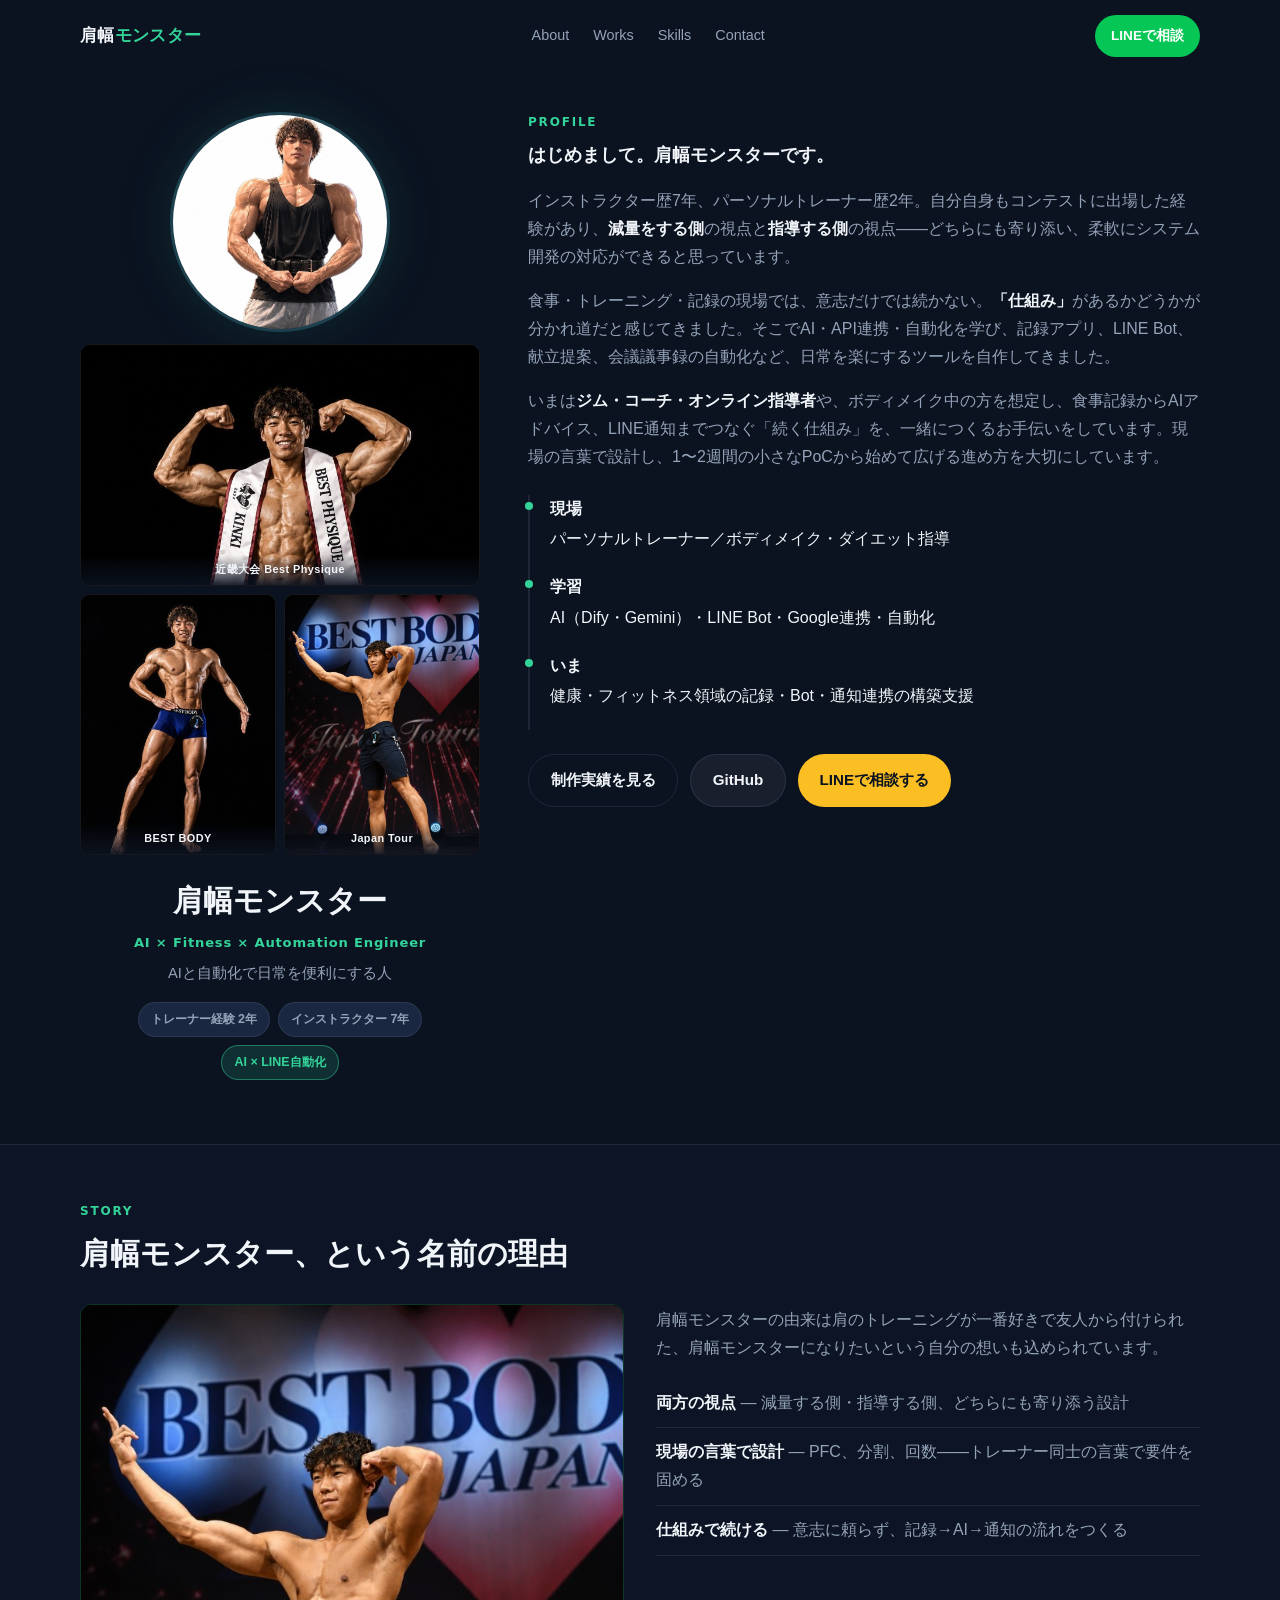
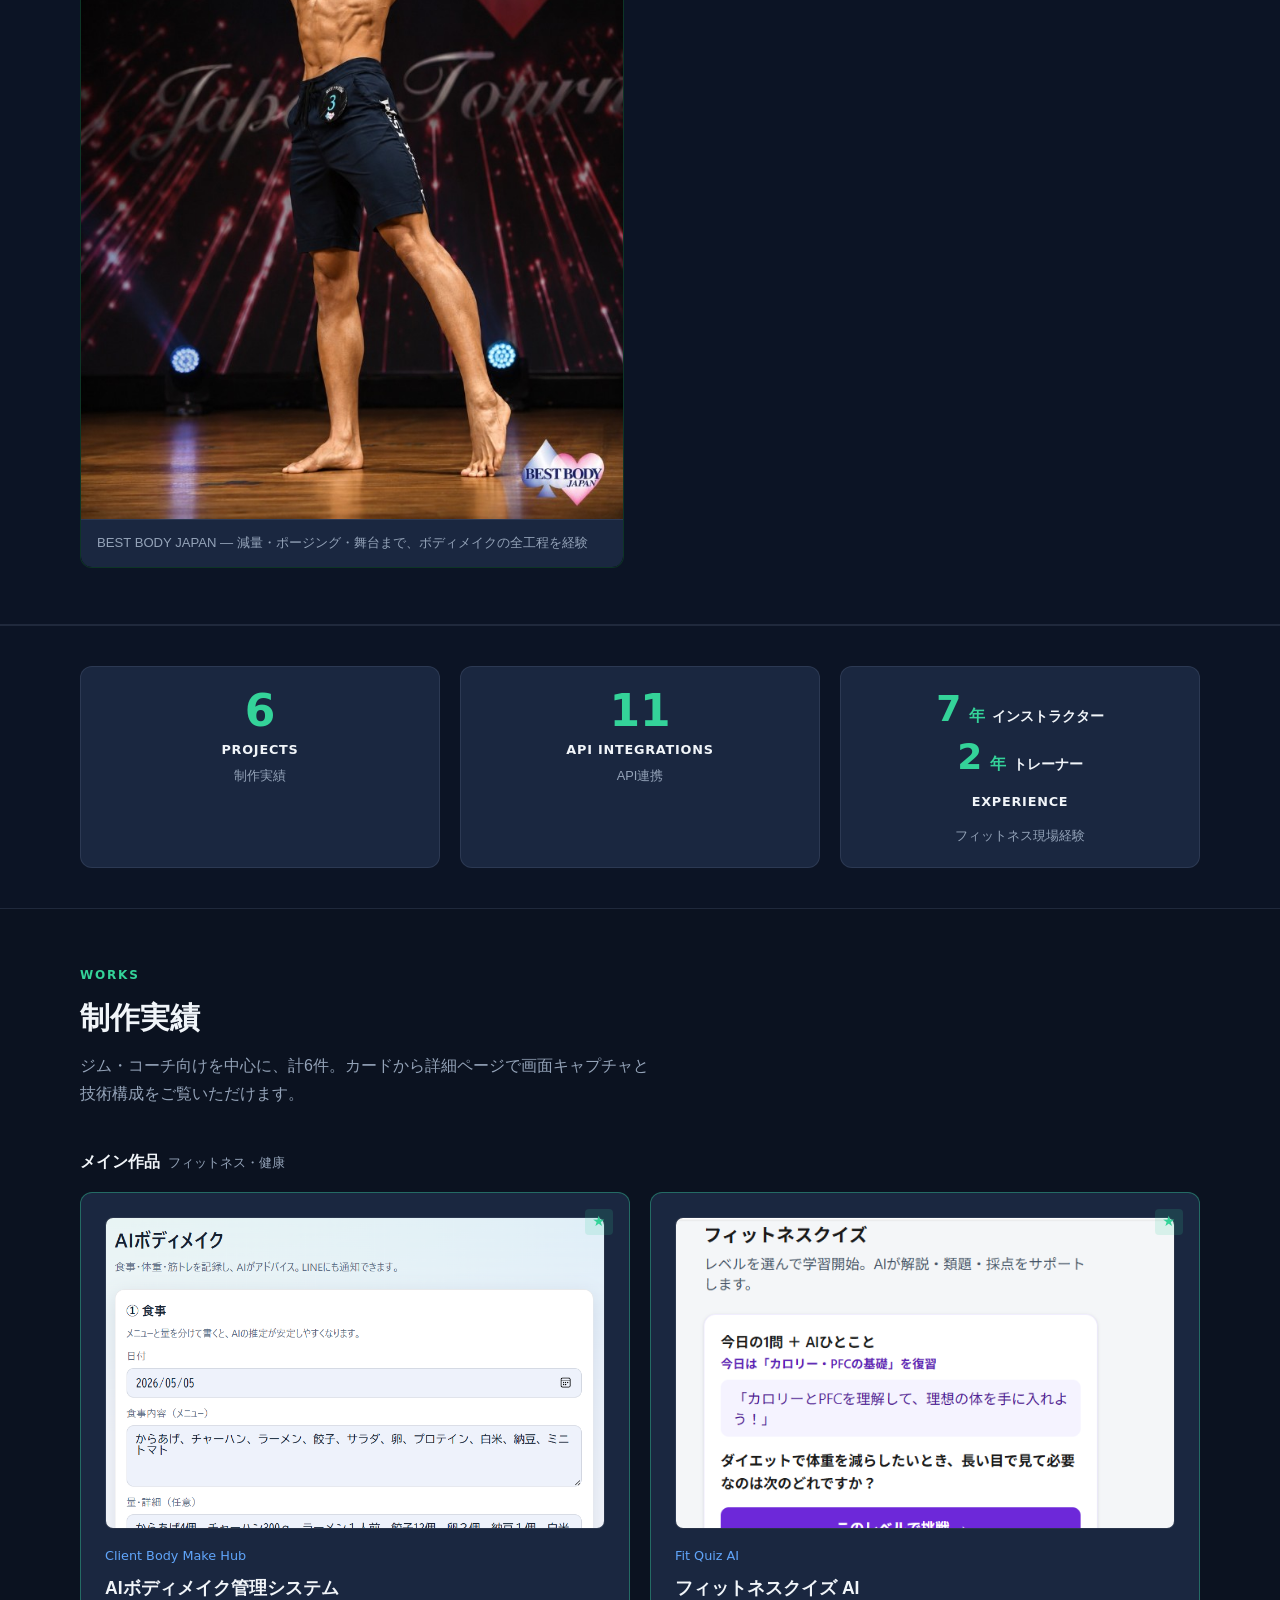
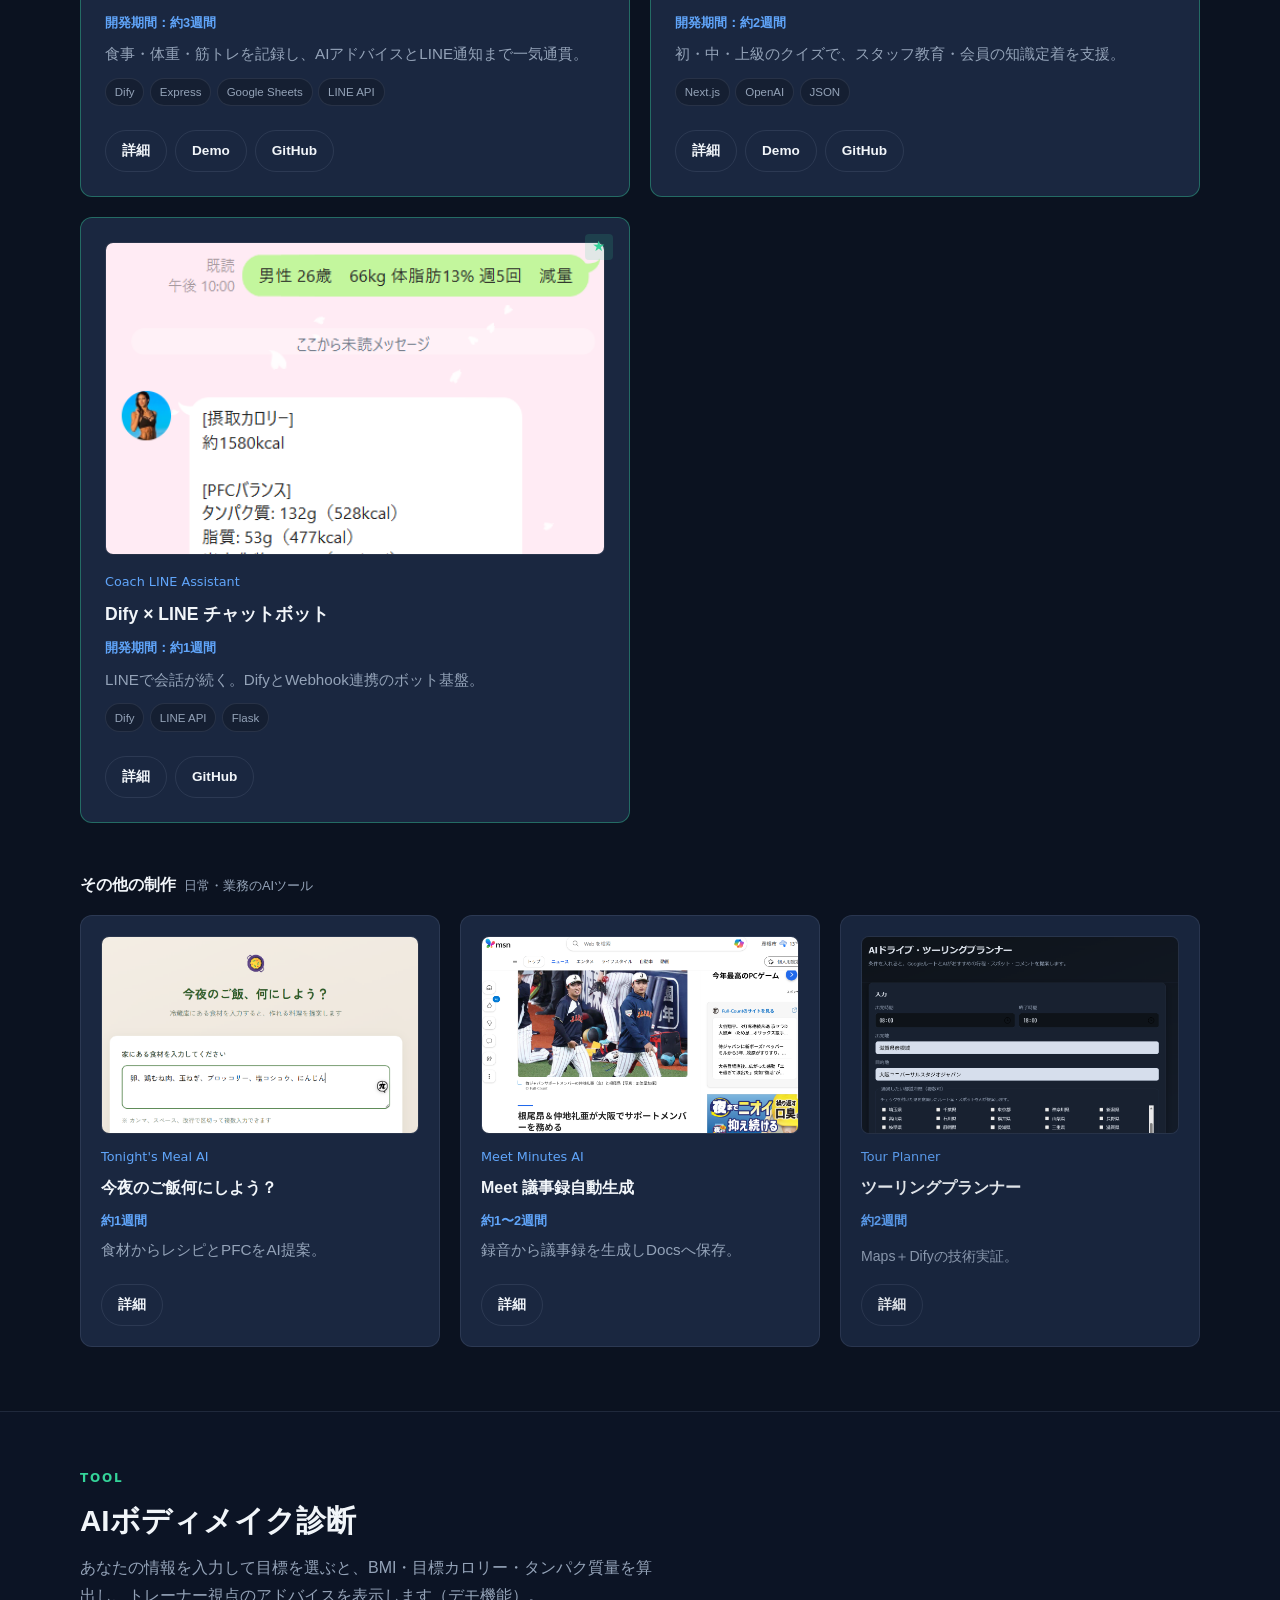
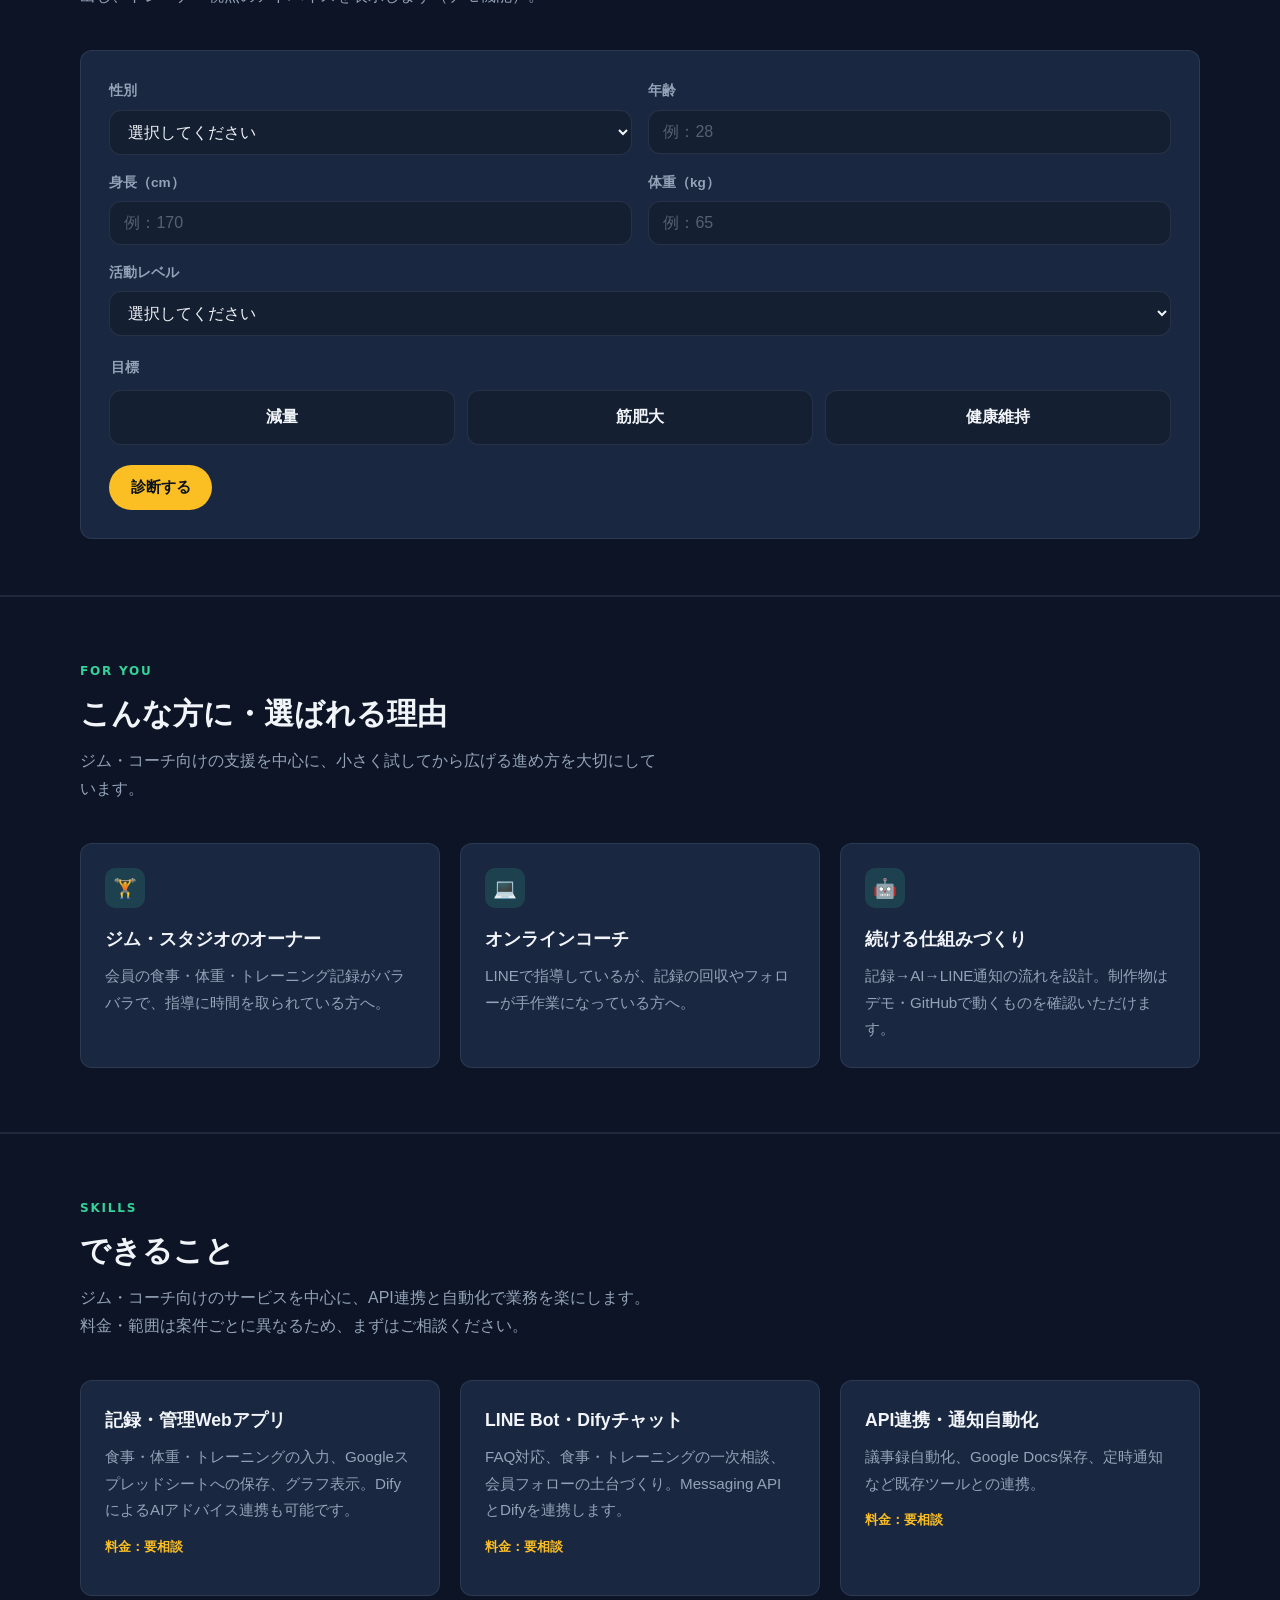
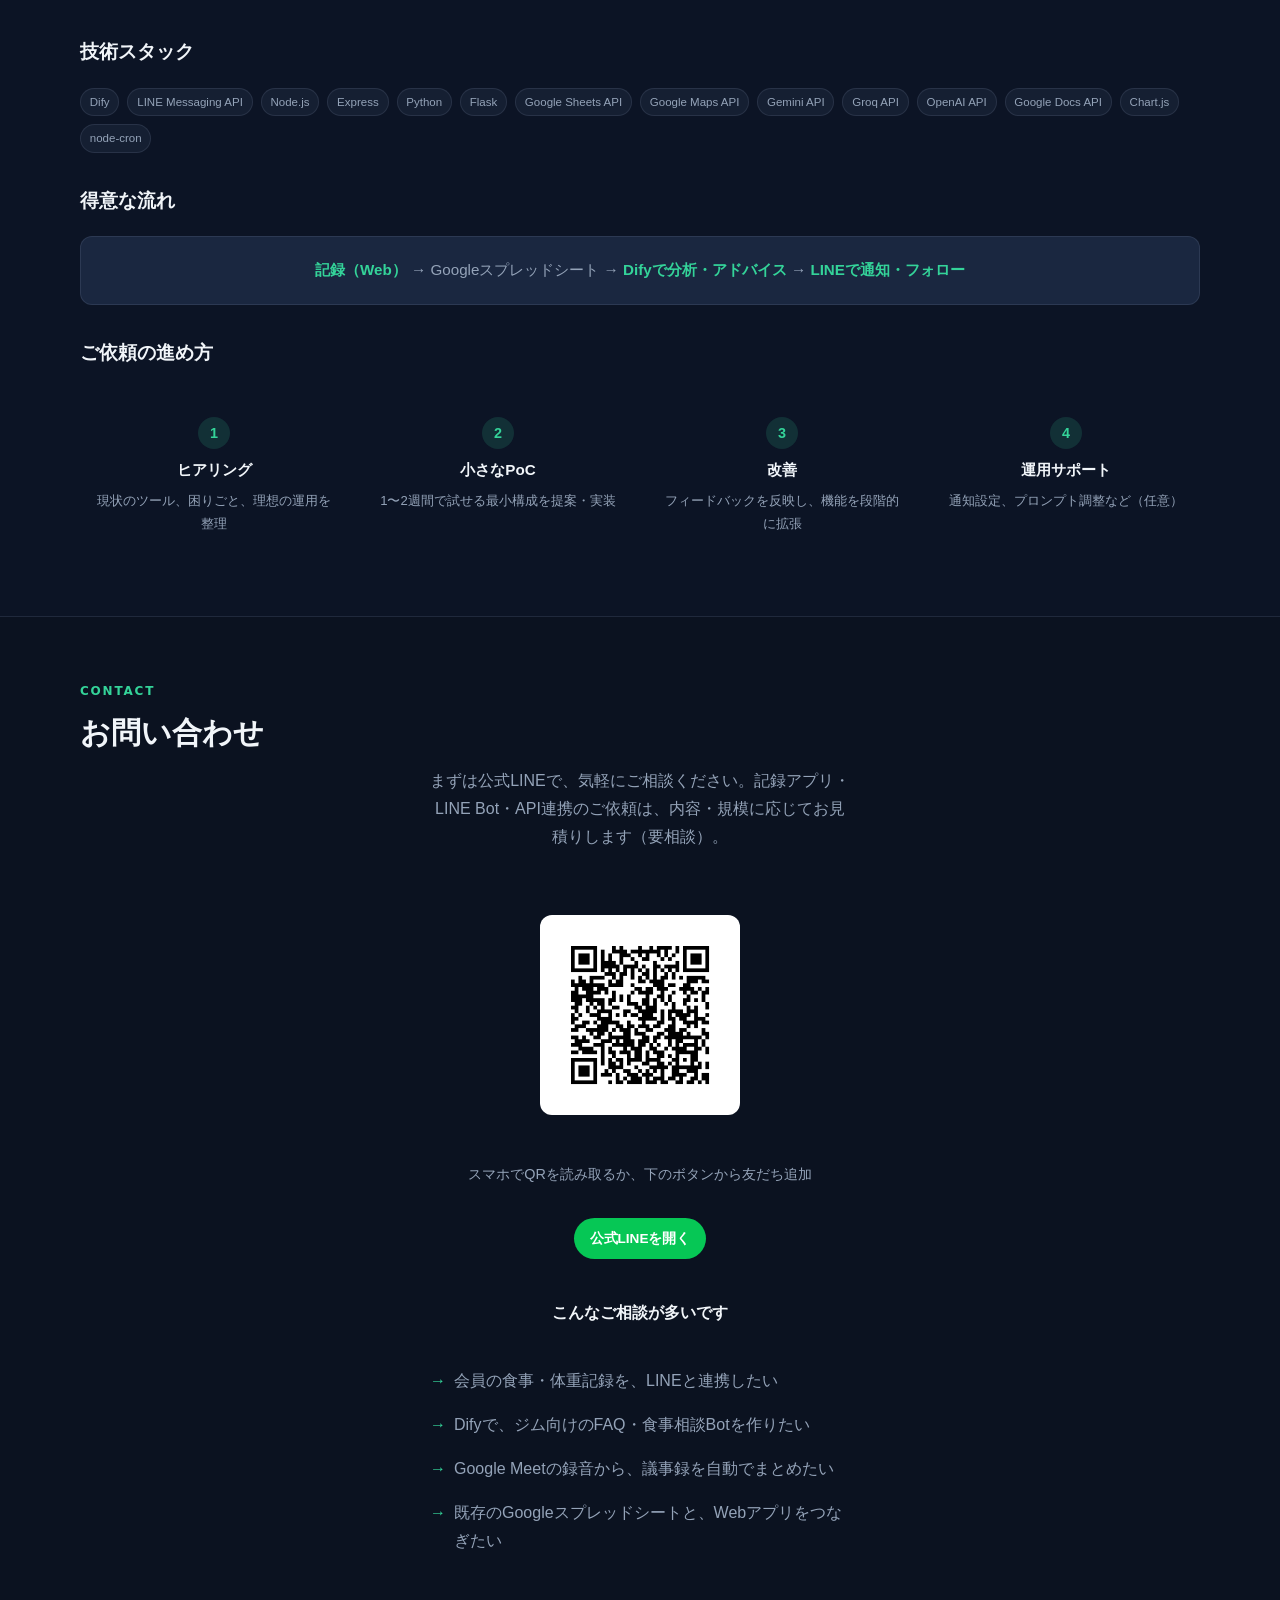
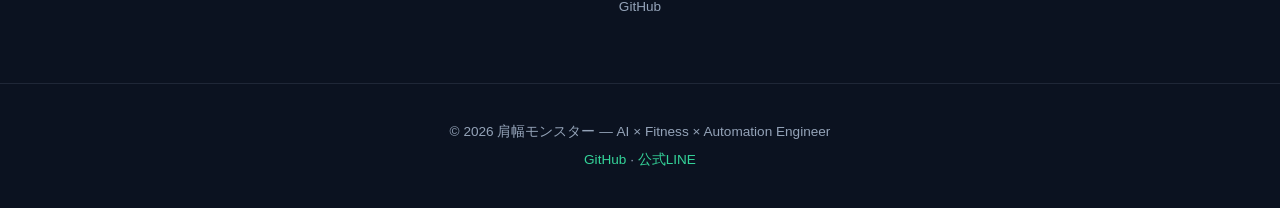
<file: index.html>
<!DOCTYPE html>
<html lang="ja">
<head>
  <meta charset="UTF-8">
  <meta name="viewport" content="width=device-width, initial-scale=1.0">
  <title>肩幅モンスター | AI × Fitness × Automation Engineer</title>
  <meta name="description" content="ジム・コーチ向けに、食事記録・LINE Bot・Dify・API連携で業務を自動化。肩幅モンスターのポートフォリオ。">
  <link rel="icon" type="image/svg+xml" href="favicon.svg">
  <link rel="stylesheet" href="css/style.css">
</head>
<body>
  <header class="site-header">
    <div class="container header-inner">
      <a href="#top" class="logo">肩幅<span>モンスター</span></a>
      <button class="nav-toggle" type="button" aria-label="メニュー" aria-expanded="false">
        <span></span><span></span><span></span>
      </button>
      <nav class="site-nav" aria-label="メイン">
        <a href="#top">About</a>
        <a href="#works">Works</a>
        <a href="#skills">Skills</a>
        <a href="#contact">Contact</a>
        <a class="btn btn-line nav-line" data-line-url href="#" target="_blank" rel="noopener">LINEで相談</a>
      </nav>
      <a class="btn btn-line hide-mobile" data-line-url href="#" target="_blank" rel="noopener">LINEで相談</a>
    </div>
  </header>

  <main>
    <!-- INTRO（自己紹介） -->
    <section id="top" class="intro-section">
      <div class="container intro-grid reveal">
        <aside class="intro-side">
          <div class="intro-visual-stack">
            <div class="profile-photo-wrap">
              <img src="images/profile.png" alt="肩幅モンスター — プロフィール写真" width="320" height="320">
            </div>
            <div class="competition-gallery" aria-label="ボディビル・フィジーク大会">
              <figure class="competition-frame competition-frame--feature">
                <img src="images/competition/kinki-best-physique.png" alt="近畿大会 Best Physique — ダブルバイセップスポーズ" width="600" height="800" loading="eager" decoding="async">
                <figcaption>近畿大会 Best Physique</figcaption>
              </figure>
              <figure class="competition-frame">
                <img src="images/competition/bestbody-side.png" alt="BEST BODY JAPAN — サイドポーズ" width="400" height="600" loading="lazy" decoding="async">
                <figcaption>BEST BODY</figcaption>
              </figure>
              <figure class="competition-frame">
                <img src="images/competition/bestbody-japan-stage.png" alt="BEST BODY JAPAN ステージ" width="400" height="600" loading="lazy" decoding="async">
                <figcaption>Japan Tour</figcaption>
              </figure>
            </div>
          </div>
          <h1 class="intro-name">肩幅モンスター</h1>
          <p class="intro-role">AI × Fitness × Automation Engineer</p>
          <p class="intro-tagline">AIと自動化で日常を便利にする人</p>
          <div class="hero-pills intro-pills" aria-label="強み">
            <span class="hero-pill">トレーナー経験 2年</span>
            <span class="hero-pill">インストラクター 7年</span>
            <span class="hero-pill hero-pill-accent">AI × LINE自動化</span>
          </div>
        </aside>
        <div class="intro-body">
          <p class="section-label">PROFILE</p>
          <p class="intro-greeting">はじめまして。肩幅モンスターです。</p>
          <div class="intro-text">
            <p>インストラクター歴7年、パーソナルトレーナー歴2年。自分自身もコンテストに出場した経験があり、<strong>減量をする側</strong>の視点と<strong>指導する側</strong>の視点——どちらにも寄り添い、柔軟にシステム開発の対応ができると思っています。</p>
            <p>食事・トレーニング・記録の現場では、意志だけでは続かない。<strong>「仕組み」</strong>があるかどうかが分かれ道だと感じてきました。そこでAI・API連携・自動化を学び、記録アプリ、LINE Bot、献立提案、会議議事録の自動化など、日常を楽にするツールを自作してきました。</p>
            <p>いまは<strong>ジム・コーチ・オンライン指導者</strong>や、ボディメイク中の方を想定し、食事記録からAIアドバイス、LINE通知までつなぐ「続く仕組み」を、一緒につくるお手伝いをしています。現場の言葉で設計し、1〜2週間の小さなPoCから始めて広げる進め方を大切にしています。</p>
          </div>
          <ul class="timeline intro-timeline">
            <li><strong>現場</strong>パーソナルトレーナー／ボディメイク・ダイエット指導</li>
            <li><strong>学習</strong>AI（Dify・Gemini）・LINE Bot・Google連携・自動化</li>
            <li><strong>いま</strong>健康・フィットネス領域の記録・Bot・通知連携の構築支援</li>
          </ul>
          <div class="hero-cta intro-cta">
            <a href="#works" class="btn btn-secondary">制作実績を見る</a>
            <a href="https://github.com/shoki0084-sys/portfolio-shoulder-monster" class="btn btn-github" target="_blank" rel="noopener">GitHub</a>
            <a href="#contact" class="btn btn-primary" data-line-url href="#">LINEで相談する</a>
          </div>
        </div>
      </div>
    </section>

    <!-- FITNESS STORY -->
    <section id="story" class="fitness-story section-alt">
      <div class="container reveal">
        <p class="section-label">STORY</p>
        <h2 class="section-title">肩幅モンスター、という名前の理由</h2>
        <div class="fitness-story-grid">
          <div class="fitness-story-hero">
            <div class="fitness-story-media">
              <img src="images/competition/bestbody-japan-stage.png" alt="BEST BODY JAPAN のステージでポージング" width="960" height="640" loading="lazy" decoding="async">
            </div>
            <p class="fitness-story-caption">BEST BODY JAPAN — 減量・ポージング・舞台まで、ボディメイクの全工程を経験</p>
          </div>
          <div class="fitness-story-body">
            <p>肩幅モンスターの由来は肩のトレーニングが一番好きで友人から付けられた、肩幅モンスターになりたいという自分の想いも込められています。</p>
            <ul class="values-list fitness-values">
              <li><strong>両方の視点</strong> — 減量する側・指導する側、どちらにも寄り添う設計</li>
              <li><strong>現場の言葉で設計</strong> — PFC、分割、回数——トレーナー同士の言葉で要件を固める</li>
              <li><strong>仕組みで続ける</strong> — 意志に頼らず、記録→AI→通知の流れをつくる</li>
            </ul>
          </div>
        </div>
      </div>
    </section>

    <!-- STATS -->
    <section id="stats" class="stats-section" aria-label="実績サマリー">
      <div class="container">
        <div class="stats-grid reveal">
          <div class="stat-card">
            <p class="stat-value" data-stat="projects">6</p>
            <p class="stat-label-en">Projects</p>
            <p class="stat-label-ja">制作実績</p>
          </div>
          <div class="stat-card">
            <p class="stat-value" data-stat="apis">11</p>
            <p class="stat-label-en">API Integrations</p>
            <p class="stat-label-ja">API連携</p>
          </div>
          <div class="stat-card stat-card-experience">
            <div class="stat-experience" aria-label="インストラクター歴7年、トレーナー歴2年">
              <p class="stat-experience-row">
                <span class="stat-exp-num">7</span><span class="stat-exp-unit">年</span>
                <span class="stat-exp-role">インストラクター</span>
              </p>
              <p class="stat-experience-row">
                <span class="stat-exp-num">2</span><span class="stat-exp-unit">年</span>
                <span class="stat-exp-role">トレーナー</span>
              </p>
            </div>
            <p class="stat-label-en">Experience</p>
            <p class="stat-label-ja">フィットネス現場経験</p>
          </div>
        </div>
      </div>
    </section>

    <!-- WORKS（制作実績はここだけ） -->
    <section id="works" class="works-section">
      <div class="container reveal">
        <p class="section-label">WORKS</p>
        <h2 class="section-title">制作実績</h2>
        <p class="section-lead">ジム・コーチ向けを中心に、計6件。カードから詳細ページで画面キャプチャと技術構成をご覧いただけます。</p>

        <h3 class="works-group-title">メイン作品 <span class="works-group-note">フィットネス・健康</span></h3>
        <div class="card-grid card-grid-2 works-grid">
          <article class="card work-card featured">
            <span class="work-badge">★</span>
            <img class="work-thumb" src="images/works/capture/bodymake.png" alt="AIボディメイク管理システムの画面" width="640" height="400" loading="lazy" decoding="async">
            <p class="work-sub">Client Body Make Hub</p>
            <h3>AIボディメイク管理システム</h3>
            <p class="work-period">開発期間：約3週間</p>
            <p class="work-desc">食事・体重・筋トレを記録し、AIアドバイスとLINE通知まで一気通貫。</p>
            <div class="work-tags">
              <span class="tag">Dify</span><span class="tag">Express</span><span class="tag">Google Sheets</span><span class="tag">LINE API</span>
            </div>
            <div class="work-actions">
              <a href="works-bodymake.html" class="btn btn-secondary btn-sm">詳細</a>
              <a href="works-bodymake.html" class="btn btn-secondary btn-sm" data-demo="bodymake" target="_blank" rel="noopener" title="作品詳細を見る">Demo</a>
              <a href="https://github.com/shoki0084-sys/portfolio-shoulder-monster" class="btn btn-secondary btn-sm" data-repo="bodymake" target="_blank" rel="noopener">GitHub</a>
            </div>
          </article>
          <article class="card work-card featured">
            <span class="work-badge">★</span>
            <img class="work-thumb" src="images/works/capture/quiz.png" alt="フィットネスクイズ AIの画面" width="640" height="400" loading="lazy" decoding="async">
            <p class="work-sub">Fit Quiz AI</p>
            <h3>フィットネスクイズ AI</h3>
            <p class="work-period">開発期間：約2週間</p>
            <p class="work-desc">初・中・上級のクイズで、スタッフ教育・会員の知識定着を支援。</p>
            <div class="work-tags">
              <span class="tag">Next.js</span><span class="tag">OpenAI</span><span class="tag">JSON</span>
            </div>
            <div class="work-actions">
              <a href="works-quiz.html" class="btn btn-secondary btn-sm">詳細</a>
              <a href="works-quiz.html" class="btn btn-secondary btn-sm" data-demo="quiz" target="_blank" rel="noopener" title="作品詳細を見る">Demo</a>
              <a href="https://github.com/shoki0084-sys/portfolio-shoulder-monster" class="btn btn-secondary btn-sm" data-repo="quiz" target="_blank" rel="noopener">GitHub</a>
            </div>
          </article>
          <article class="card work-card featured">
            <span class="work-badge">★</span>
            <img class="work-thumb" src="images/works/capture/dify-line.png" alt="Dify × LINE チャットボットの画面" width="640" height="400" loading="lazy" decoding="async">
            <p class="work-sub">Coach LINE Assistant</p>
            <h3>Dify × LINE チャットボット</h3>
            <p class="work-period">開発期間：約1週間</p>
            <p class="work-desc">LINEで会話が続く。DifyとWebhook連携のボット基盤。</p>
            <div class="work-tags">
              <span class="tag">Dify</span><span class="tag">LINE API</span><span class="tag">Flask</span>
            </div>
            <div class="work-actions">
              <a href="works-dify-line.html" class="btn btn-secondary btn-sm">詳細</a>
              <a href="https://github.com/shoki0084-sys/portfolio-shoulder-monster" class="btn btn-secondary btn-sm" data-repo="difyLine" target="_blank" rel="noopener">GitHub</a>
            </div>
          </article>
        </div>

        <h3 class="works-group-title works-group-title--sub">その他の制作 <span class="works-group-note">日常・業務のAIツール</span></h3>
        <div class="card-grid card-grid-3 works-grid works-grid--sub">
          <article class="card work-card">
            <img class="work-thumb" src="images/works/capture/meal.png" alt="今夜のご飯何にしよう？の画面" width="640" height="400" loading="lazy" decoding="async">
            <p class="work-sub">Tonight's Meal AI</p>
            <h3>今夜のご飯何にしよう？</h3>
            <p class="work-period">約1週間</p>
            <p class="work-desc">食材からレシピとPFCをAI提案。</p>
            <div class="work-actions">
              <a href="works-meal.html" class="btn btn-secondary btn-sm">詳細</a>
            </div>
          </article>
          <article class="card work-card">
            <img class="work-thumb" src="images/works/capture/meet-minutes.png" alt="Google Meet 議事録自動生成の画面" width="640" height="400" loading="lazy" decoding="async">
            <p class="work-sub">Meet Minutes AI</p>
            <h3>Meet 議事録自動生成</h3>
            <p class="work-period">約1〜2週間</p>
            <p class="work-desc">録音から議事録を生成しDocsへ保存。</p>
            <div class="work-actions">
              <a href="works-meet-minutes.html" class="btn btn-secondary btn-sm">詳細</a>
            </div>
          </article>
          <article class="card work-card subtle">
            <img class="work-thumb" src="images/works/capture/touring.png" alt="AIドライブ・ツーリングプランナーの画面" width="640" height="400" loading="lazy" decoding="async">
            <p class="work-sub">Tour Planner</p>
            <h3>ツーリングプランナー</h3>
            <p class="work-period">約2週間</p>
            <p class="work-desc work-note">Maps＋Difyの技術実証。</p>
            <div class="work-actions">
              <a href="works-touring.html" class="btn btn-secondary btn-sm">詳細</a>
            </div>
          </article>
        </div>
      </div>
    </section>

    <!-- AI BODYMAKE DIAGNOSIS -->
    <section id="diagnosis" class="diagnosis-section section-alt">
      <div class="container reveal">
        <p class="section-label">TOOL</p>
        <h2 class="section-title">AIボディメイク診断</h2>
        <p class="section-lead">あなたの情報を入力して目標を選ぶと、BMI・目標カロリー・タンパク質量を算出し、トレーナー視点のアドバイスを表示します（デモ機能）。</p>
        <div class="diagnosis-card">
          <form id="diagnosis-form" class="diagnosis-form" novalidate>
            <div class="diagnosis-form-grid">
              <label class="diagnosis-field">
                <span class="diagnosis-field-label">性別</span>
                <select name="gender" required>
                  <option value="">選択してください</option>
                  <option value="male">男性</option>
                  <option value="female">女性</option>
                </select>
              </label>
              <label class="diagnosis-field">
                <span class="diagnosis-field-label">年齢</span>
                <input type="number" name="age" min="15" max="80" placeholder="例：28" required>
              </label>
              <label class="diagnosis-field">
                <span class="diagnosis-field-label">身長（cm）</span>
                <input type="number" name="height" min="130" max="220" placeholder="例：170" required>
              </label>
              <label class="diagnosis-field">
                <span class="diagnosis-field-label">体重（kg）</span>
                <input type="number" name="weight" min="30" max="200" step="0.1" placeholder="例：65" required>
              </label>
              <label class="diagnosis-field diagnosis-field--wide">
                <span class="diagnosis-field-label">活動レベル</span>
                <select name="activity" required>
                  <option value="">選択してください</option>
                  <option value="low">低い（デスクワーク中心）</option>
                  <option value="moderate">普通（週2〜3回の運動）</option>
                  <option value="high">高い（週4回以上・肉体労働）</option>
                </select>
              </label>
            </div>
            <fieldset class="diagnosis-goal-fieldset">
              <legend class="diagnosis-field-label">目標</legend>
              <div class="diagnosis-options" role="group" aria-label="目標を選択">
                <button type="button" class="diagnosis-btn" data-goal="cut">減量</button>
                <button type="button" class="diagnosis-btn" data-goal="bulk">筋肥大</button>
                <button type="button" class="diagnosis-btn" data-goal="health">健康維持</button>
              </div>
            </fieldset>
            <p class="diagnosis-form-error" id="diagnosis-form-error" hidden></p>
            <button type="submit" class="btn btn-primary diagnosis-submit">診断する</button>
          </form>
          <div class="diagnosis-result" id="diagnosis-result" hidden>
            <p class="diagnosis-result-label">あなたへのアドバイス</p>
            <h3 class="diagnosis-result-title" id="diagnosis-result-title"></h3>
            <div class="diagnosis-stats" id="diagnosis-stats"></div>
            <p class="diagnosis-result-text" id="diagnosis-result-text"></p>
          </div>
        </div>
      </div>
    </section>

    <!-- FOR YOU -->
    <section id="for-you" class="for-you section-alt">
      <div class="container reveal">
        <p class="section-label">FOR YOU</p>
        <h2 class="section-title">こんな方に・選ばれる理由</h2>
        <p class="section-lead">ジム・コーチ向けの支援を中心に、小さく試してから広げる進め方を大切にしています。</p>
        <div class="card-grid card-grid-3">
          <article class="card">
            <div class="card-icon">🏋️</div>
            <h3>ジム・スタジオのオーナー</h3>
            <p>会員の食事・体重・トレーニング記録がバラバラで、指導に時間を取られている方へ。</p>
          </article>
          <article class="card">
            <div class="card-icon">💻</div>
            <h3>オンラインコーチ</h3>
            <p>LINEで指導しているが、記録の回収やフォローが手作業になっている方へ。</p>
          </article>
          <article class="card">
            <div class="card-icon">🤖</div>
            <h3>続ける仕組みづくり</h3>
            <p>記録→AI→LINE通知の流れを設計。制作物はデモ・GitHubで動くものを確認いただけます。</p>
          </article>
        </div>
      </div>
    </section>

    <!-- SKILLS -->
    <section id="skills" class="section-alt">
      <div class="container reveal">
        <p class="section-label">SKILLS</p>
        <h2 class="section-title">できること</h2>
        <p class="section-lead">ジム・コーチ向けのサービスを中心に、API連携と自動化で業務を楽にします。料金・範囲は案件ごとに異なるため、まずはご相談ください。</p>
        <div class="card-grid card-grid-3">
          <article class="card">
            <h3>記録・管理Webアプリ</h3>
            <p>食事・体重・トレーニングの入力、Googleスプレッドシートへの保存、グラフ表示。DifyによるAIアドバイス連携も可能です。</p>
            <p class="service-price">料金：要相談</p>
          </article>
          <article class="card">
            <h3>LINE Bot・Difyチャット</h3>
            <p>FAQ対応、食事・トレーニングの一次相談、会員フォローの土台づくり。Messaging APIとDifyを連携します。</p>
            <p class="service-price">料金：要相談</p>
          </article>
          <article class="card">
            <h3>API連携・通知自動化</h3>
            <p>議事録自動化、Google Docs保存、定時通知など既存ツールとの連携。</p>
            <p class="service-price">料金：要相談</p>
          </article>
        </div>
        <h3 style="margin-top:2.5rem">技術スタック</h3>
        <div class="tech-tags">
          <span class="tag">Dify</span>
          <span class="tag">LINE Messaging API</span>
          <span class="tag">Node.js</span>
          <span class="tag">Express</span>
          <span class="tag">Python</span>
          <span class="tag">Flask</span>
          <span class="tag">Google Sheets API</span>
          <span class="tag">Google Maps API</span>
          <span class="tag">Gemini API</span>
          <span class="tag">Groq API</span>
          <span class="tag">OpenAI API</span>
          <span class="tag">Google Docs API</span>
          <span class="tag">Chart.js</span>
          <span class="tag">node-cron</span>
        </div>
        <h3>得意な流れ</h3>
        <div class="flow-box">
          <strong>記録（Web）</strong> → Googleスプレッドシート → <strong>Difyで分析・アドバイス</strong> → <strong>LINEで通知・フォロー</strong>
        </div>
        <h3 style="margin-top:2rem">ご依頼の進め方</h3>
        <div class="steps">
          <div class="step">
            <span class="step-num">1</span>
            <h4>ヒアリング</h4>
            <p>現状のツール、困りごと、理想の運用を整理</p>
          </div>
          <div class="step">
            <span class="step-num">2</span>
            <h4>小さなPoC</h4>
            <p>1〜2週間で試せる最小構成を提案・実装</p>
          </div>
          <div class="step">
            <span class="step-num">3</span>
            <h4>改善</h4>
            <p>フィードバックを反映し、機能を段階的に拡張</p>
          </div>
          <div class="step">
            <span class="step-num">4</span>
            <h4>運用サポート</h4>
            <p>通知設定、プロンプト調整など（任意）</p>
          </div>
        </div>
      </div>
    </section>

    <!-- CONTACT -->
    <section id="contact">
      <div class="container reveal">
        <p class="section-label">CONTACT</p>
        <h2 class="section-title">お問い合わせ</h2>
        <div class="contact-box">
          <p class="section-lead">まずは公式LINEで、気軽にご相談ください。記録アプリ・LINE Bot・API連携のご依頼は、内容・規模に応じてお見積りします（要相談）。</p>
          <div class="qr-wrap">
            <img src="images/line-qr.png" alt="公式LINE QRコード" width="180" height="180">
          </div>
          <p style="font-size:0.9rem;color:var(--text-muted)">スマホでQRを読み取るか、下のボタンから友だち追加</p>
          <a href="#" class="btn btn-line" data-line-url target="_blank" rel="noopener" style="margin-top:1rem">公式LINEを開く</a>
          <h3 style="margin-top:2.5rem;font-size:1rem">こんなご相談が多いです</h3>
          <ul class="consult-list">
            <li>会員の食事・体重記録を、LINEと連携したい</li>
            <li>Difyで、ジム向けのFAQ・食事相談Botを作りたい</li>
            <li>Google Meetの録音から、議事録を自動でまとめたい</li>
            <li>既存のGoogleスプレッドシートと、Webアプリをつなぎたい</li>
          </ul>
          <div class="sub-links">
            <a href="https://github.com/shoki0084-sys/portfolio-shoulder-monster" data-github-main target="_blank" rel="noopener">GitHub</a>
            <a href="#" data-crowdworks hidden>クラウドワークス</a>
            <a href="#" data-coconala hidden>ココナラ</a>
          </div>
        </div>
      </div>
    </section>
  </main>

  <footer class="site-footer">
    <div class="container">
      <p>© 2026 肩幅モンスター — AI × Fitness × Automation Engineer</p>
      <p><a href="https://github.com/shoki0084-sys/portfolio-shoulder-monster" data-github-main target="_blank" rel="noopener">GitHub</a> · <a href="#contact" data-line-url href="#">公式LINE</a></p>
    </div>
  </footer>

  <script src="js/site-config.js?v=3"></script>
  <script src="js/main.js?v=3"></script>
</body>
</html>
</file>
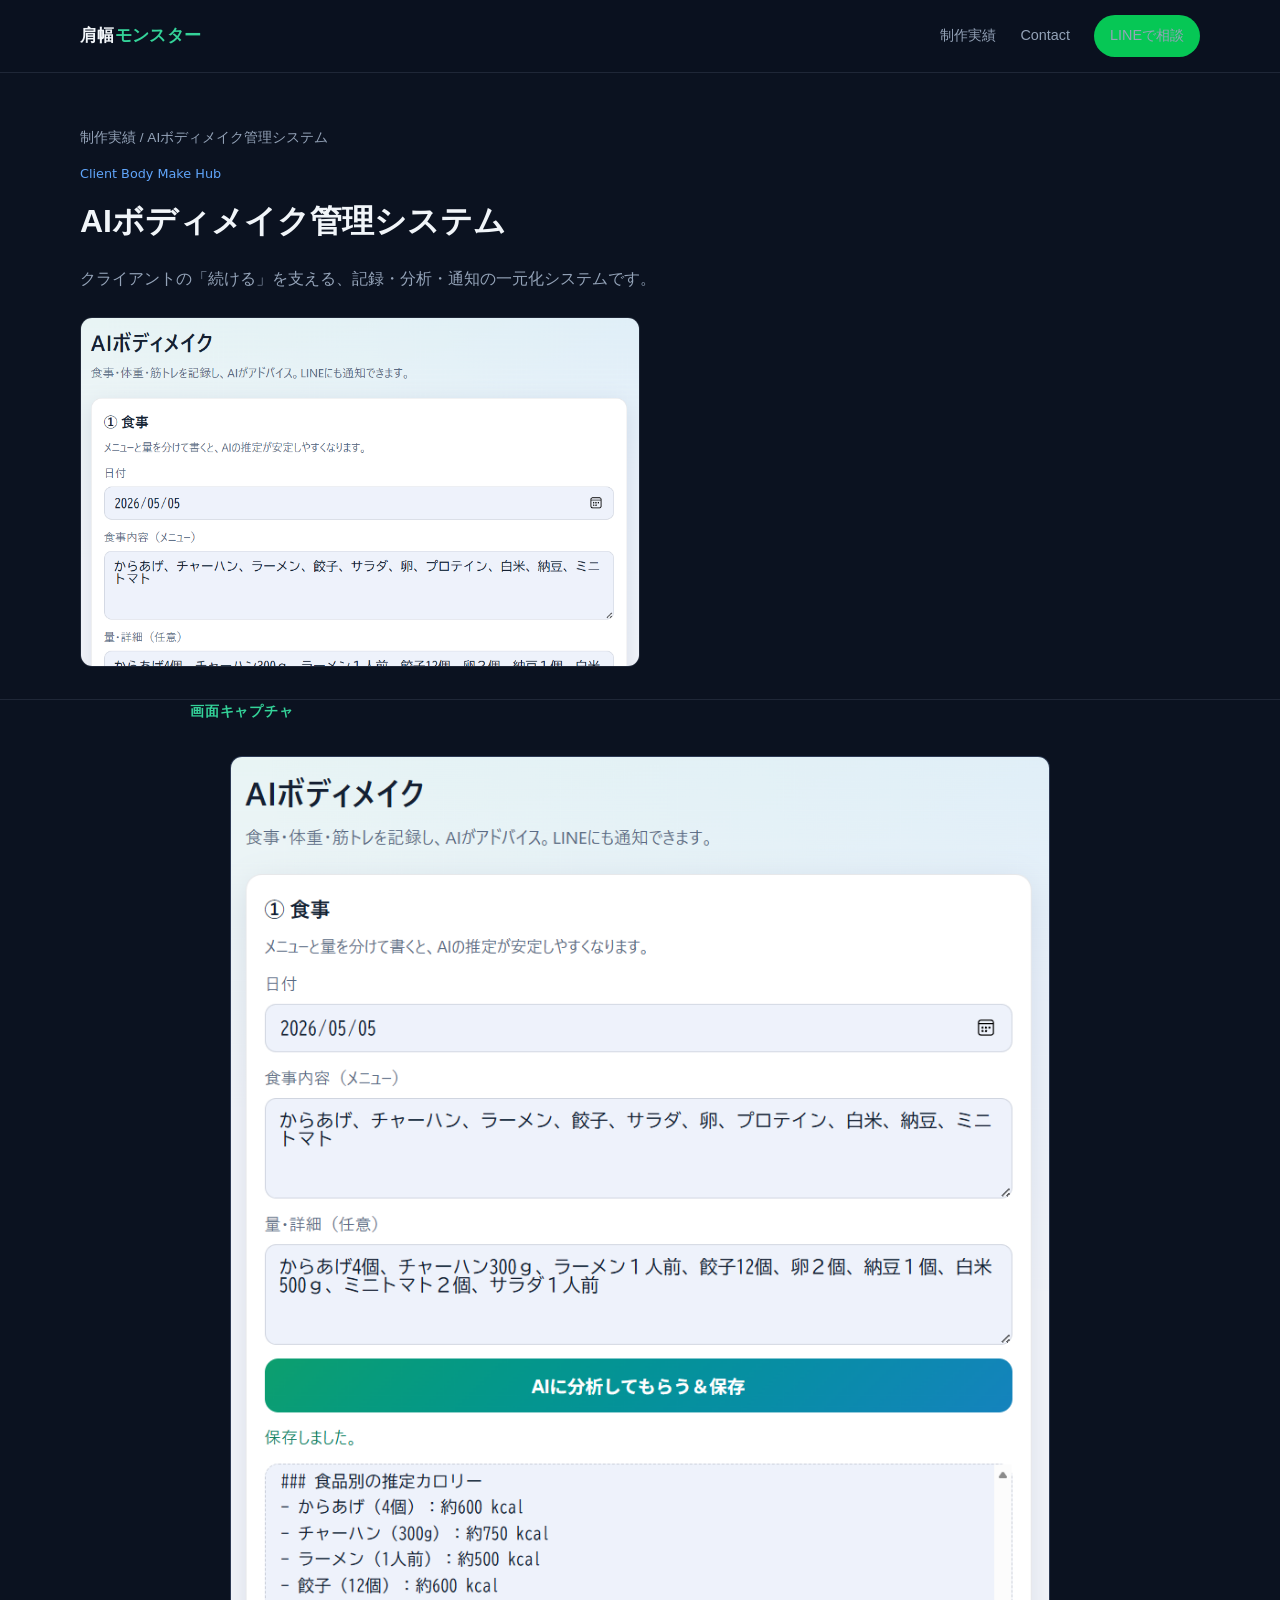
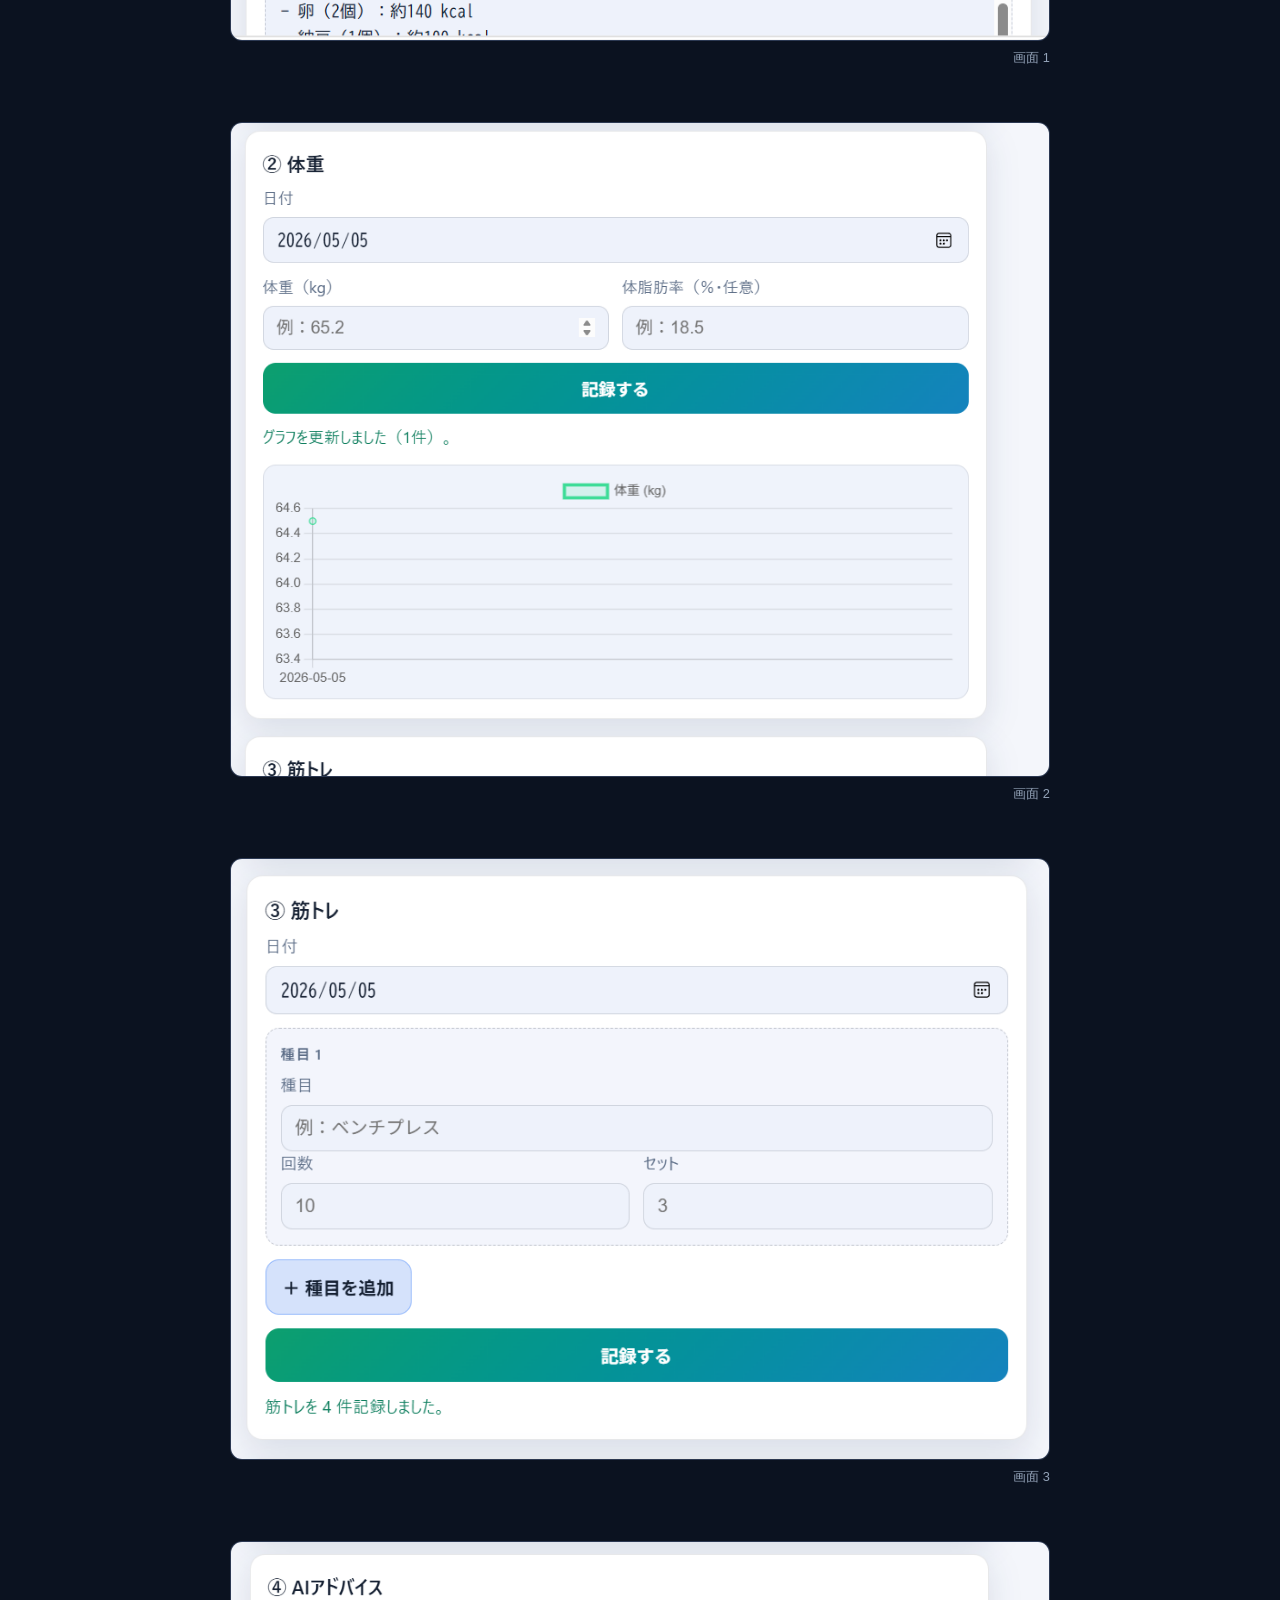
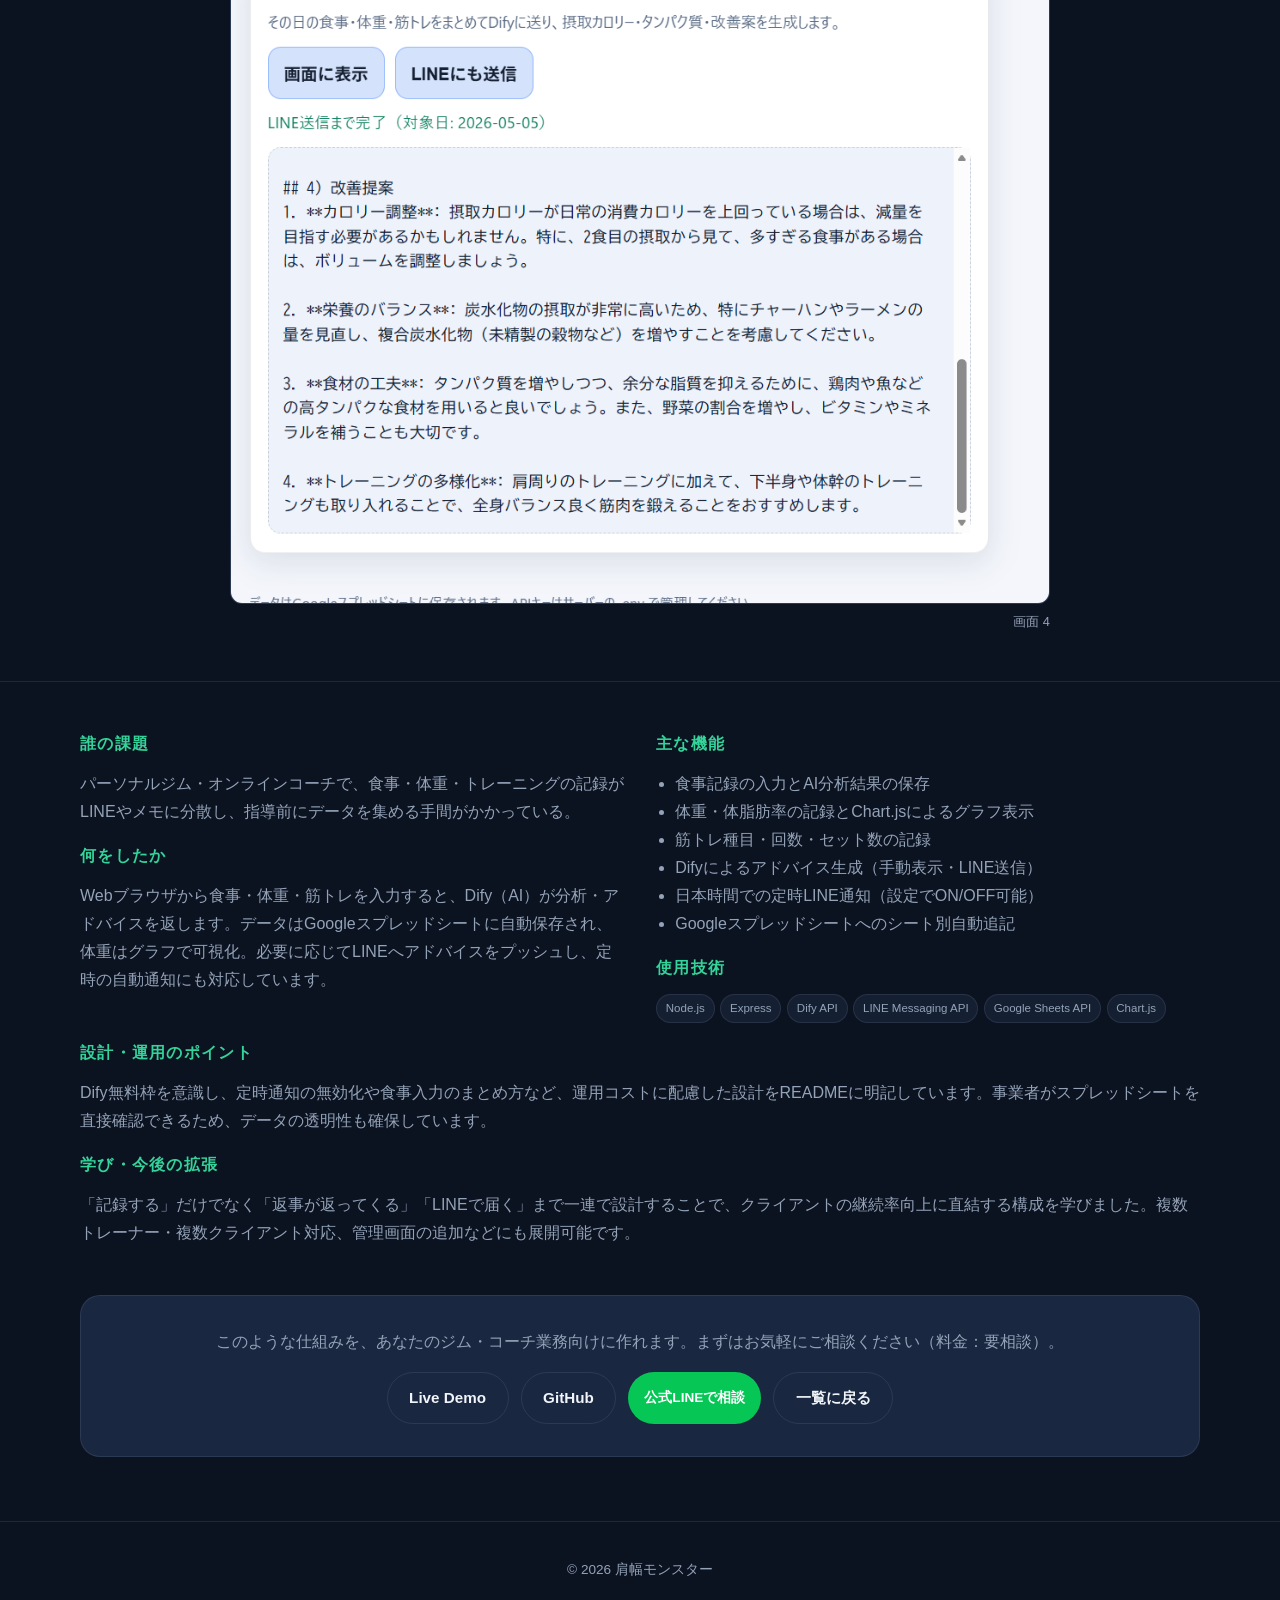
<file: works-bodymake.html>
<!DOCTYPE html>
<html lang="ja">
<head>
  <meta charset="UTF-8">
  <meta name="viewport" content="width=device-width, initial-scale=1.0">
  <title>AIボディメイク管理システム | 肩幅モンスター</title>
  <meta name="description" content="食事・体重・筋トレの記録、DifyによるAI分析、Googleスプレッドシート保存、LINE通知までを実装したWebアプリ。">
  <link rel="icon" type="image/svg+xml" href="favicon.svg">
  <link rel="stylesheet" href="css/style.css">
</head>
<body data-work-page="bodymake">
  <header class="site-header is-scrolled">
    <div class="container header-inner">
      <a href="index.html" class="logo">肩幅<span>モンスター</span></a>
      <nav class="site-nav" aria-label="メイン">
        <a href="index.html#works">制作実績</a>
        <a href="index.html#contact">Contact</a>
        <a class="btn btn-line" data-line-url href="#" target="_blank" rel="noopener">LINEで相談</a>
      </nav>
    </div>
  </header>
  <div class="page-hero">
    <div class="container">
      <p class="breadcrumb"><a href="index.html#works">制作実績</a> / AIボディメイク管理システム</p>
      <p class="work-sub">Client Body Make Hub</p>
      <h1>AIボディメイク管理システム</h1>
      <p style="color:var(--text-muted);max-width:40em">クライアントの「続ける」を支える、記録・分析・通知の一元化システムです。</p>
      <img class="page-hero-thumb" src="images/works/capture/bodymake.png" alt="AIボディメイク管理システム スクリーンショット">
    </div>
  </div>
  <section class="work-gallery-section" hidden>
    <div class="container">
      <h2 class="work-gallery-heading">画面キャプチャ</h2>
      <div class="work-gallery" data-work-gallery></div>
    </div>
  </section>
  <div class="detail-content">
    <div class="container detail-grid">
      <div class="detail-block">
        <h2>誰の課題</h2>
        <p>パーソナルジム・オンラインコーチで、食事・体重・トレーニングの記録がLINEやメモに分散し、指導前にデータを集める手間がかかっている。</p>
        <h2>何をしたか</h2>
        <p>Webブラウザから食事・体重・筋トレを入力すると、Dify（AI）が分析・アドバイスを返します。データはGoogleスプレッドシートに自動保存され、体重はグラフで可視化。必要に応じてLINEへアドバイスをプッシュし、定時の自動通知にも対応しています。</p>
      </div>
      <div class="detail-block">
        <h2>主な機能</h2>
        <ul>
          <li>食事記録の入力とAI分析結果の保存</li>
          <li>体重・体脂肪率の記録とChart.jsによるグラフ表示</li>
          <li>筋トレ種目・回数・セット数の記録</li>
          <li>Difyによるアドバイス生成（手動表示・LINE送信）</li>
          <li>日本時間での定時LINE通知（設定でON/OFF可能）</li>
          <li>Googleスプレッドシートへのシート別自動追記</li>
        </ul>
        <h2>使用技術</h2>
        <div class="work-tags">
          <span class="tag">Node.js</span><span class="tag">Express</span><span class="tag">Dify API</span>
          <span class="tag">LINE Messaging API</span><span class="tag">Google Sheets API</span><span class="tag">Chart.js</span>
        </div>
      </div>
    </div>
    <div class="container">
      <div class="detail-block">
        <h2>設計・運用のポイント</h2>
        <p>Dify無料枠を意識し、定時通知の無効化や食事入力のまとめ方など、運用コストに配慮した設計をREADMEに明記しています。事業者がスプレッドシートを直接確認できるため、データの透明性も確保しています。</p>
        <h2>学び・今後の拡張</h2>
        <p>「記録する」だけでなく「返事が返ってくる」「LINEで届く」まで一連で設計することで、クライアントの継続率向上に直結する構成を学びました。複数トレーナー・複数クライアント対応、管理画面の追加などにも展開可能です。</p>
      </div>
      <div class="detail-cta">
        <p>このような仕組みを、あなたのジム・コーチ業務向けに作れます。まずはお気軽にご相談ください（料金：要相談）。</p>
        <div class="detail-actions">
          <a href="works-bodymake.html" class="btn btn-secondary" data-demo-page title="デモURL未公開のため詳細ページへ">Live Demo</a>
          <a href="https://github.com/shoki0084-sys/portfolio-shoulder-monster" class="btn btn-secondary" data-repo-page target="_blank" rel="noopener">GitHub</a>
          <a href="#" class="btn btn-line" data-line-url target="_blank" rel="noopener">公式LINEで相談</a>
          <a href="index.html#works" class="btn btn-secondary">一覧に戻る</a>
        </div>
      </div>
    </div>
  </div>
  <footer class="site-footer"><div class="container"><p>© 2026 肩幅モンスター</p></div></footer>
  <script src="js/site-config.js"></script>
  <script src="js/work-page.js"></script>
</body>
</html>
</file>
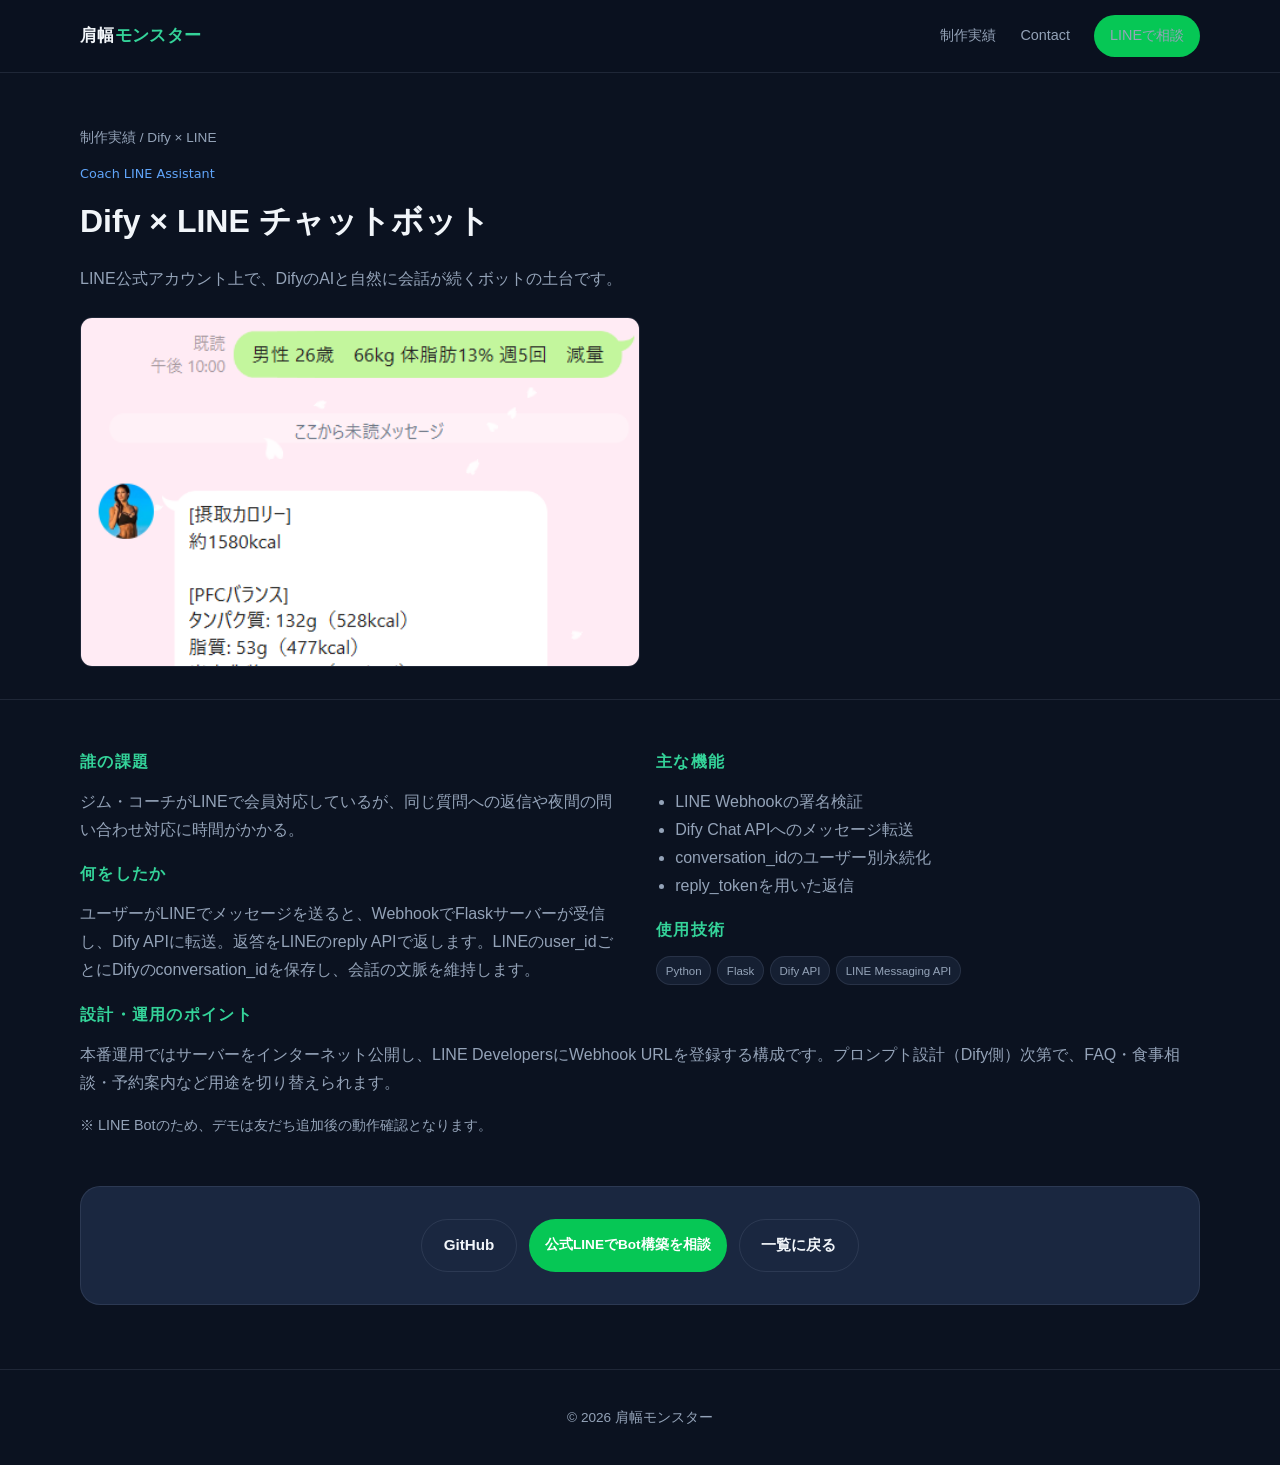
<file: works-dify-line.html>
<!DOCTYPE html>
<html lang="ja">
<head>
  <meta charset="UTF-8">
  <meta name="viewport" content="width=device-width, initial-scale=1.0">
  <title>Dify × LINE チャットボット | 肩幅モンスター</title>
  <meta name="description" content="LINE Messaging APIのWebhookとDifyを連携。会話の継続を保持するボット基盤。">
  <link rel="icon" type="image/svg+xml" href="favicon.svg">
  <link rel="stylesheet" href="css/style.css">
</head>
<body data-work-page="difyLine">
  <header class="site-header is-scrolled">
    <div class="container header-inner">
      <a href="index.html" class="logo">肩幅<span>モンスター</span></a>
      <nav class="site-nav"><a href="index.html#works">制作実績</a><a href="index.html#contact">Contact</a>
        <a class="btn btn-line" data-line-url href="#">LINEで相談</a></nav>
    </div>
  </header>
  <div class="page-hero">
    <div class="container">
      <p class="breadcrumb"><a href="index.html#works">制作実績</a> / Dify × LINE</p>
      <p class="work-sub">Coach LINE Assistant</p>
      <h1>Dify × LINE チャットボット</h1>
      <p style="color:var(--text-muted)">LINE公式アカウント上で、DifyのAIと自然に会話が続くボットの土台です。</p>
      <img class="page-hero-thumb" src="images/works/capture/dify-line.png" alt="Dify × LINE チャットボット スクリーンショット">
    </div>
  </div>
  <section class="work-gallery-section" hidden>
    <div class="container">
      <h2 class="work-gallery-heading">画面キャプチャ</h2>
      <div class="work-gallery" data-work-gallery></div>
    </div>
  </section>
  <div class="detail-content">
    <div class="container detail-grid">
      <div class="detail-block">
        <h2>誰の課題</h2>
        <p>ジム・コーチがLINEで会員対応しているが、同じ質問への返信や夜間の問い合わせ対応に時間がかかる。</p>
        <h2>何をしたか</h2>
        <p>ユーザーがLINEでメッセージを送ると、WebhookでFlaskサーバーが受信し、Dify APIに転送。返答をLINEのreply APIで返します。LINEのuser_idごとにDifyのconversation_idを保存し、会話の文脈を維持します。</p>
      </div>
      <div class="detail-block">
        <h2>主な機能</h2>
        <ul>
          <li>LINE Webhookの署名検証</li>
          <li>Dify Chat APIへのメッセージ転送</li>
          <li>conversation_idのユーザー別永続化</li>
          <li>reply_tokenを用いた返信</li>
        </ul>
        <h2>使用技術</h2>
        <div class="work-tags">
          <span class="tag">Python</span><span class="tag">Flask</span><span class="tag">Dify API</span><span class="tag">LINE Messaging API</span>
        </div>
      </div>
    </div>
    <div class="container">
      <div class="detail-block">
        <h2>設計・運用のポイント</h2>
        <p>本番運用ではサーバーをインターネット公開し、LINE DevelopersにWebhook URLを登録する構成です。プロンプト設計（Dify側）次第で、FAQ・食事相談・予約案内など用途を切り替えられます。</p>
        <p style="font-size:0.9rem;color:var(--text-muted)">※ LINE Botのため、デモは友だち追加後の動作確認となります。</p>
      </div>
      <div class="detail-cta">
        <div class="detail-actions">
          <a href="https://github.com/shoki0084-sys/portfolio-shoulder-monster" class="btn btn-secondary" data-repo-page target="_blank" rel="noopener">GitHub</a>
          <a href="#" class="btn btn-line" data-line-url href="#">公式LINEでBot構築を相談</a>
          <a href="index.html#works" class="btn btn-secondary">一覧に戻る</a>
        </div>
      </div>
    </div>
  </div>
  <footer class="site-footer"><div class="container"><p>© 2026 肩幅モンスター</p></div></footer>
  <script src="js/site-config.js"></script>
  <script src="js/work-page.js"></script>
</body>
</html>
</file>
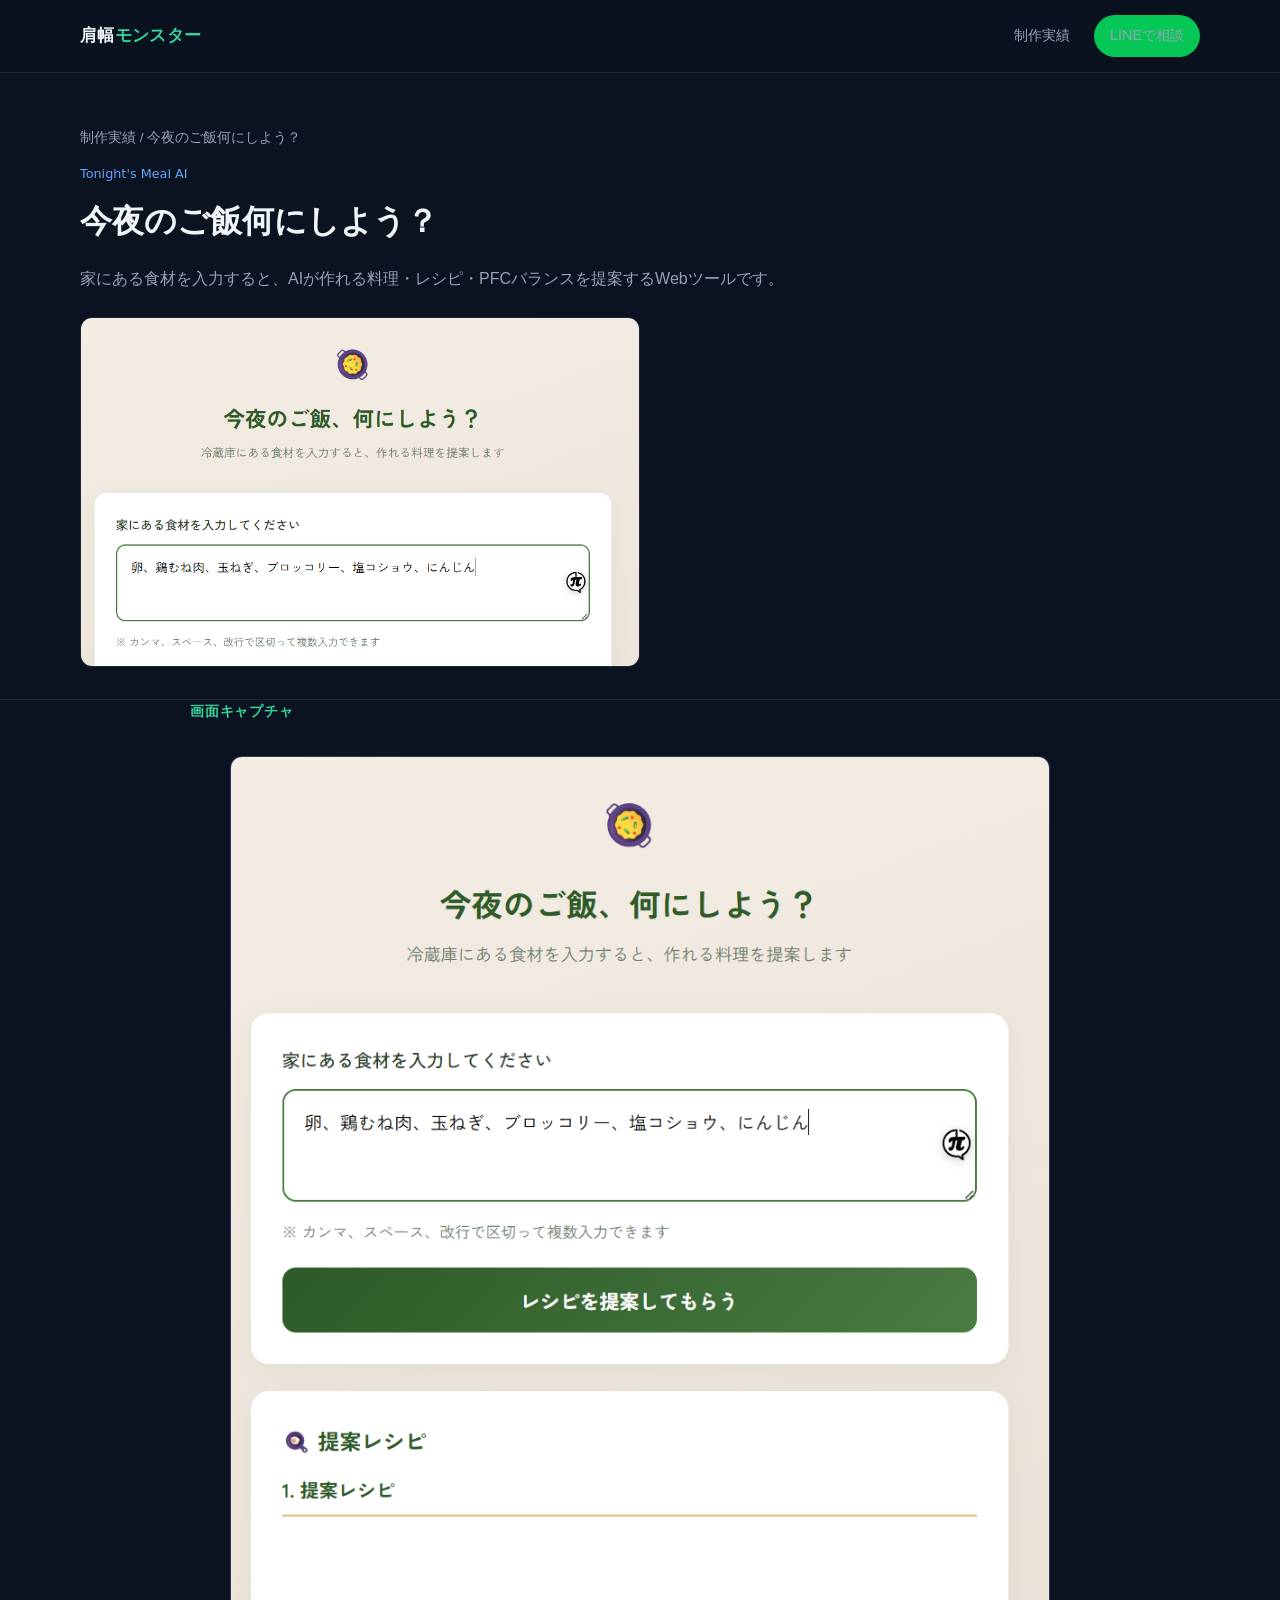
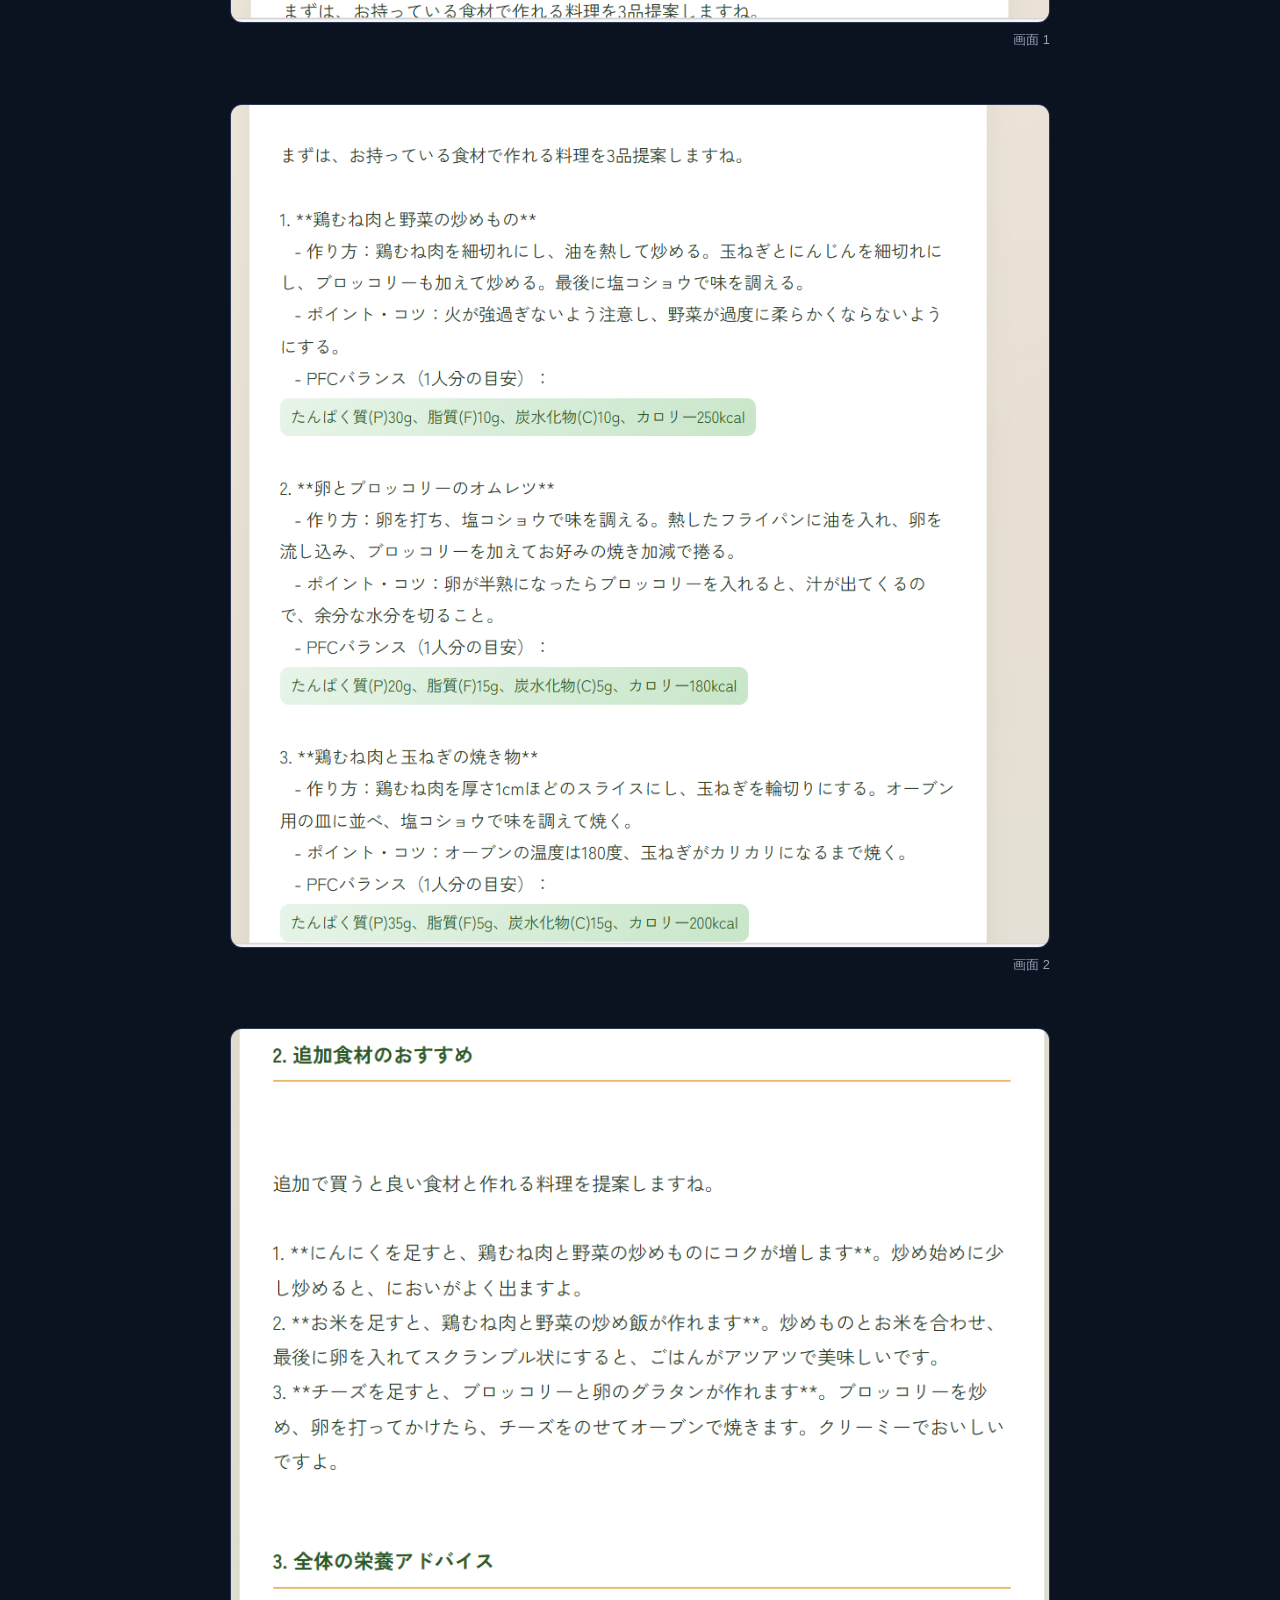
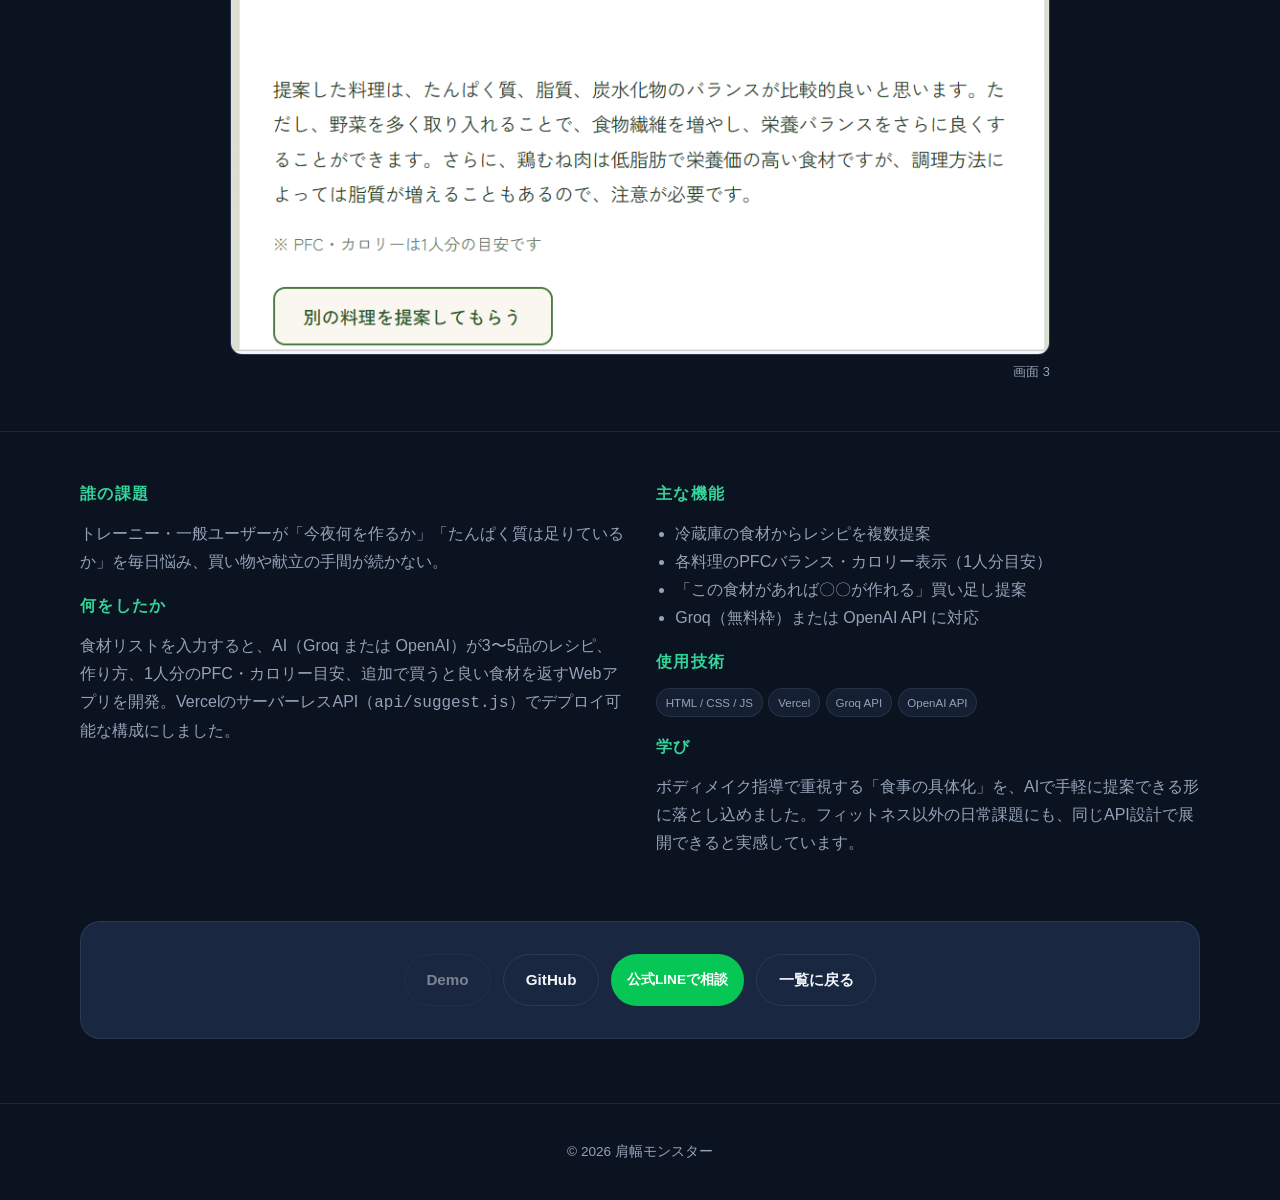
<file: works-meal.html>
<!DOCTYPE html>
<html lang="ja">
<head>
  <meta charset="UTF-8">
  <meta name="viewport" content="width=device-width, initial-scale=1.0">
  <title>今夜のご飯何にしよう？ | 肩幅モンスター</title>
  <meta name="description" content="冷蔵庫の食材からAIがレシピとPFCバランスを提案。Groq/OpenAI連携のWebツール。">
  <link rel="icon" type="image/svg+xml" href="favicon.svg">
  <link rel="stylesheet" href="css/style.css">
</head>
<body data-work-page="meal">
  <header class="site-header is-scrolled">
    <div class="container header-inner">
      <a href="index.html" class="logo">肩幅<span>モンスター</span></a>
      <nav class="site-nav"><a href="index.html#works">制作実績</a>
        <a class="btn btn-line" data-line-url href="#">LINEで相談</a></nav>
    </div>
  </header>
  <div class="page-hero">
    <div class="container">
      <p class="breadcrumb"><a href="index.html#works">制作実績</a> / 今夜のご飯何にしよう？</p>
      <p class="work-sub">Tonight's Meal AI</p>
      <h1>今夜のご飯何にしよう？</h1>
      <p style="color:var(--text-muted)">家にある食材を入力すると、AIが作れる料理・レシピ・PFCバランスを提案するWebツールです。</p>
      <img class="page-hero-thumb" src="images/works/capture/meal.png" alt="今夜のご飯何にしよう？の画面">
    </div>
  </div>
  <section class="work-gallery-section" hidden>
    <div class="container">
      <h2 class="work-gallery-heading">画面キャプチャ</h2>
      <div class="work-gallery" data-work-gallery></div>
    </div>
  </section>
  <div class="detail-content">
    <div class="container detail-grid">
      <div class="detail-block">
        <h2>誰の課題</h2>
        <p>トレーニー・一般ユーザーが「今夜何を作るか」「たんぱく質は足りているか」を毎日悩み、買い物や献立の手間が続かない。</p>
        <h2>何をしたか</h2>
        <p>食材リストを入力すると、AI（Groq または OpenAI）が3〜5品のレシピ、作り方、1人分のPFC・カロリー目安、追加で買うと良い食材を返すWebアプリを開発。VercelのサーバーレスAPI（<code>api/suggest.js</code>）でデプロイ可能な構成にしました。</p>
      </div>
      <div class="detail-block">
        <h2>主な機能</h2>
        <ul>
          <li>冷蔵庫の食材からレシピを複数提案</li>
          <li>各料理のPFCバランス・カロリー表示（1人分目安）</li>
          <li>「この食材があれば〇〇が作れる」買い足し提案</li>
          <li>Groq（無料枠）または OpenAI API に対応</li>
        </ul>
        <h2>使用技術</h2>
        <div class="work-tags">
          <span class="tag">HTML / CSS / JS</span><span class="tag">Vercel</span><span class="tag">Groq API</span><span class="tag">OpenAI API</span>
        </div>
        <h2>学び</h2>
        <p>ボディメイク指導で重視する「食事の具体化」を、AIで手軽に提案できる形に落とし込めました。フィットネス以外の日常課題にも、同じAPI設計で展開できると実感しています。</p>
      </div>
    </div>
    <div class="container">
      <div class="detail-cta">
        <div class="detail-actions">
          <a href="#" class="btn btn-secondary link-disabled" data-demo-page target="_blank" rel="noopener">Demo</a>
          <a href="https://github.com/shoki0084-sys/portfolio-shoulder-monster" class="btn btn-secondary" data-repo-page target="_blank" rel="noopener">GitHub</a>
          <a href="#" class="btn btn-line" data-line-url href="#">公式LINEで相談</a>
          <a href="index.html#works" class="btn btn-secondary">一覧に戻る</a>
        </div>
      </div>
    </div>
  </div>
  <footer class="site-footer"><div class="container"><p>© 2026 肩幅モンスター</p></div></footer>
  <script src="js/site-config.js"></script>
  <script src="js/work-page.js"></script>
</body>
</html>
</file>
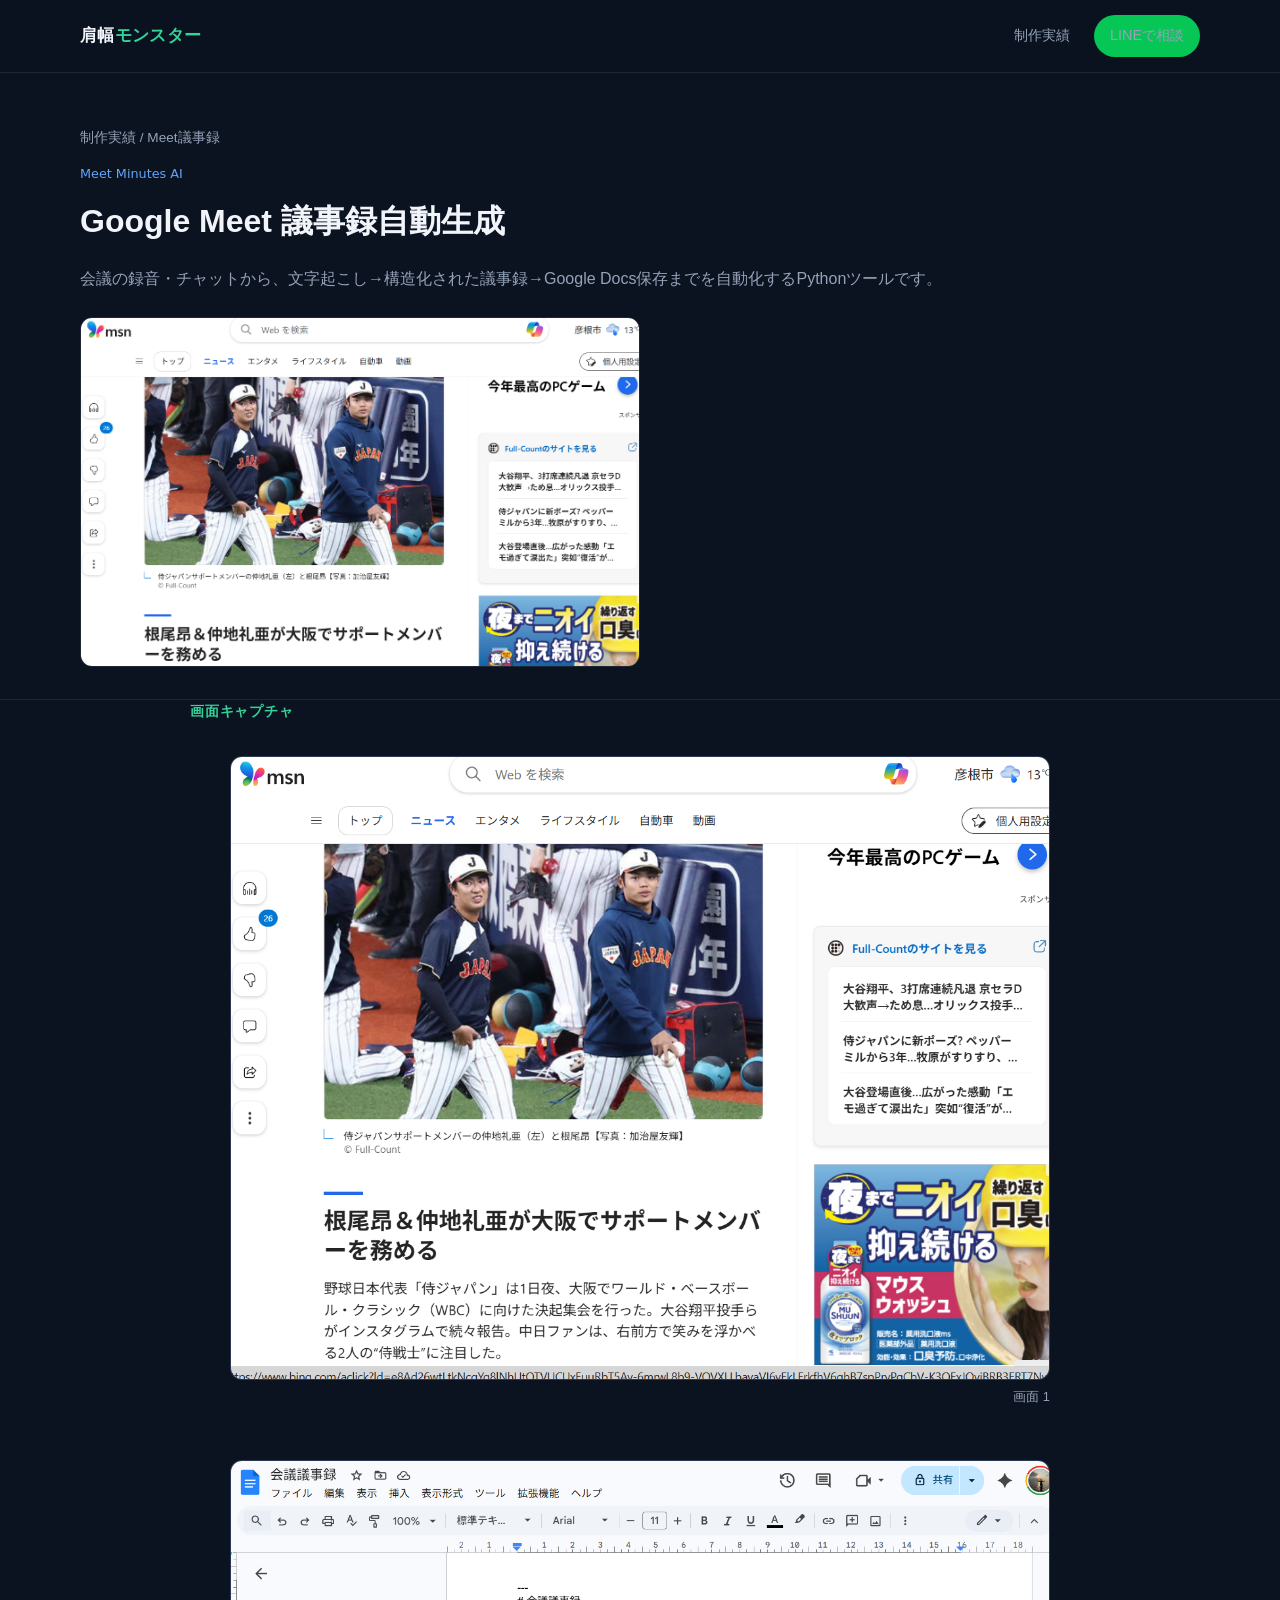
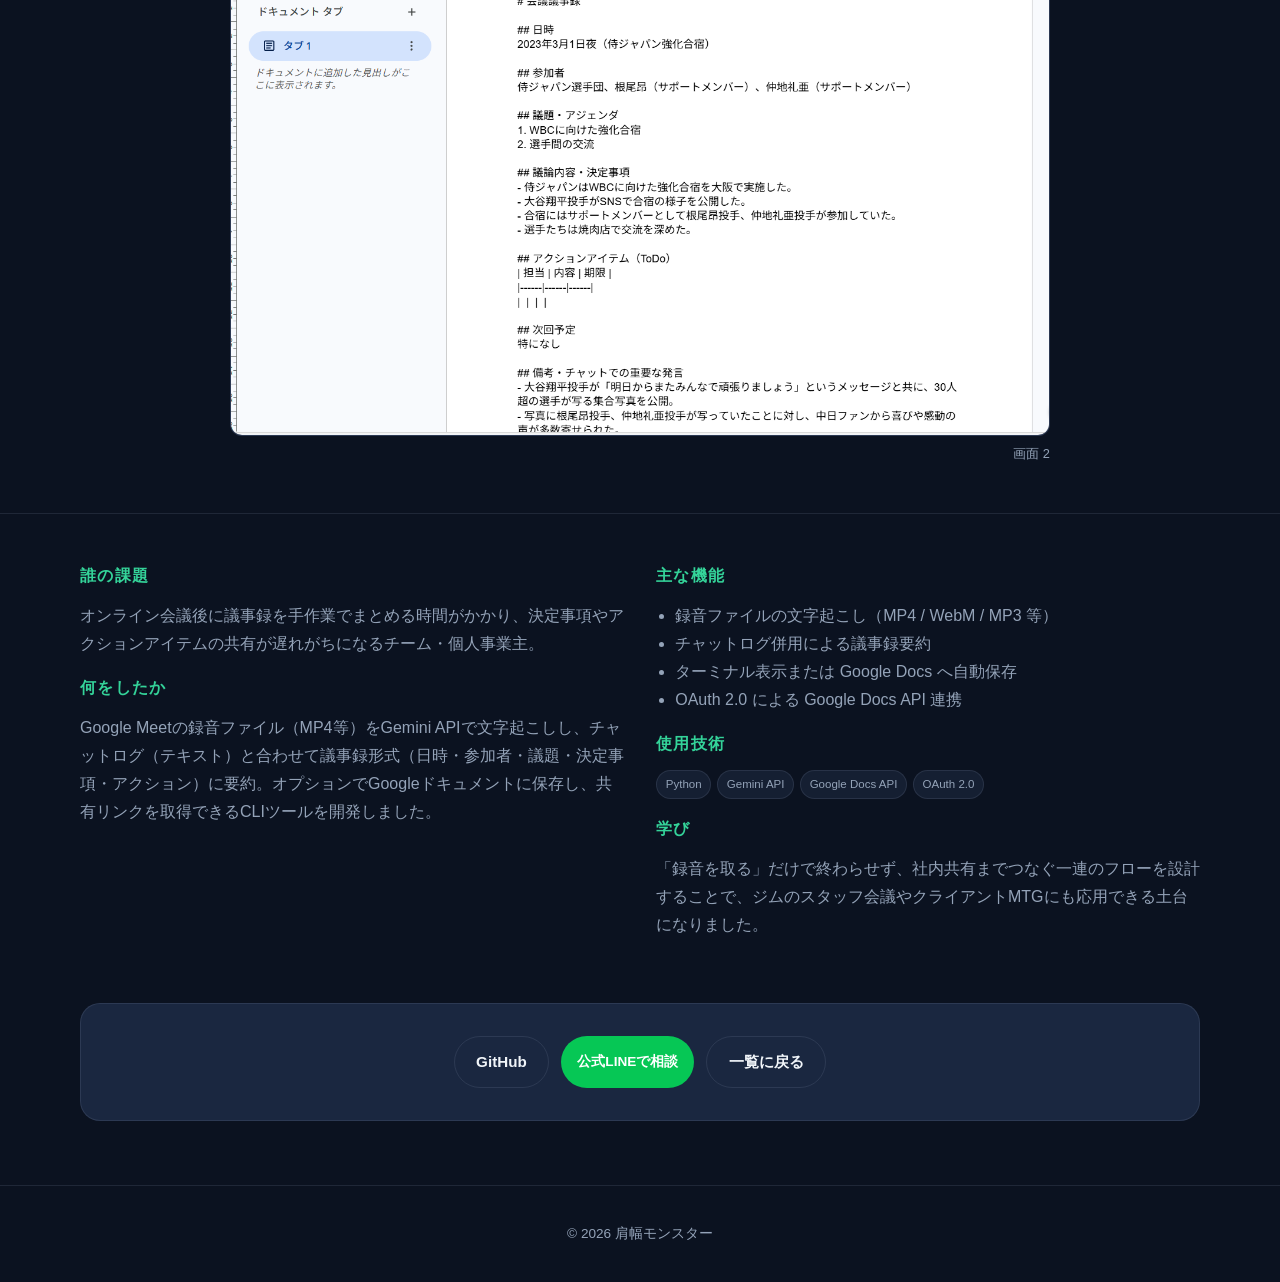
<file: works-meet-minutes.html>
<!DOCTYPE html>
<html lang="ja">
<head>
  <meta charset="UTF-8">
  <meta name="viewport" content="width=device-width, initial-scale=1.0">
  <title>Google Meet 議事録自動生成 | 肩幅モンスター</title>
  <meta name="description" content="Meet録音の文字起こしから議事録を自動生成。Gemini APIとGoogle Docs連携のPythonツール。">
  <link rel="icon" type="image/svg+xml" href="favicon.svg">
  <link rel="stylesheet" href="css/style.css">
</head>
<body data-work-page="meetMinutes">
  <header class="site-header is-scrolled">
    <div class="container header-inner">
      <a href="index.html" class="logo">肩幅<span>モンスター</span></a>
      <nav class="site-nav"><a href="index.html#works">制作実績</a>
        <a class="btn btn-line" data-line-url href="#">LINEで相談</a></nav>
    </div>
  </header>
  <div class="page-hero">
    <div class="container">
      <p class="breadcrumb"><a href="index.html#works">制作実績</a> / Meet議事録</p>
      <p class="work-sub">Meet Minutes AI</p>
      <h1>Google Meet 議事録自動生成</h1>
      <p style="color:var(--text-muted)">会議の録音・チャットから、文字起こし→構造化された議事録→Google Docs保存までを自動化するPythonツールです。</p>
      <img class="page-hero-thumb" src="images/works/capture/meet-minutes.png" alt="Google Meet 議事録自動生成の画面">
    </div>
  </div>
  <section class="work-gallery-section" hidden>
    <div class="container">
      <h2 class="work-gallery-heading">画面キャプチャ</h2>
      <div class="work-gallery" data-work-gallery></div>
    </div>
  </section>
  <div class="detail-content">
    <div class="container detail-grid">
      <div class="detail-block">
        <h2>誰の課題</h2>
        <p>オンライン会議後に議事録を手作業でまとめる時間がかかり、決定事項やアクションアイテムの共有が遅れがちになるチーム・個人事業主。</p>
        <h2>何をしたか</h2>
        <p>Google Meetの録音ファイル（MP4等）をGemini APIで文字起こしし、チャットログ（テキスト）と合わせて議事録形式（日時・参加者・議題・決定事項・アクション）に要約。オプションでGoogleドキュメントに保存し、共有リンクを取得できるCLIツールを開発しました。</p>
      </div>
      <div class="detail-block">
        <h2>主な機能</h2>
        <ul>
          <li>録音ファイルの文字起こし（MP4 / WebM / MP3 等）</li>
          <li>チャットログ併用による議事録要約</li>
          <li>ターミナル表示または Google Docs へ自動保存</li>
          <li>OAuth 2.0 による Google Docs API 連携</li>
        </ul>
        <h2>使用技術</h2>
        <div class="work-tags">
          <span class="tag">Python</span><span class="tag">Gemini API</span><span class="tag">Google Docs API</span><span class="tag">OAuth 2.0</span>
        </div>
        <h2>学び</h2>
        <p>「録音を取る」だけで終わらせず、社内共有までつなぐ一連のフローを設計することで、ジムのスタッフ会議やクライアントMTGにも応用できる土台になりました。</p>
      </div>
    </div>
    <div class="container">
      <div class="detail-cta">
        <div class="detail-actions">
          <a href="https://github.com/shoki0084-sys/portfolio-shoulder-monster" class="btn btn-secondary" data-repo-page target="_blank" rel="noopener">GitHub</a>
          <a href="#" class="btn btn-line" data-line-url href="#">公式LINEで相談</a>
          <a href="index.html#works" class="btn btn-secondary">一覧に戻る</a>
        </div>
      </div>
    </div>
  </div>
  <footer class="site-footer"><div class="container"><p>© 2026 肩幅モンスター</p></div></footer>
  <script src="js/site-config.js"></script>
  <script src="js/work-page.js"></script>
</body>
</html>
</file>
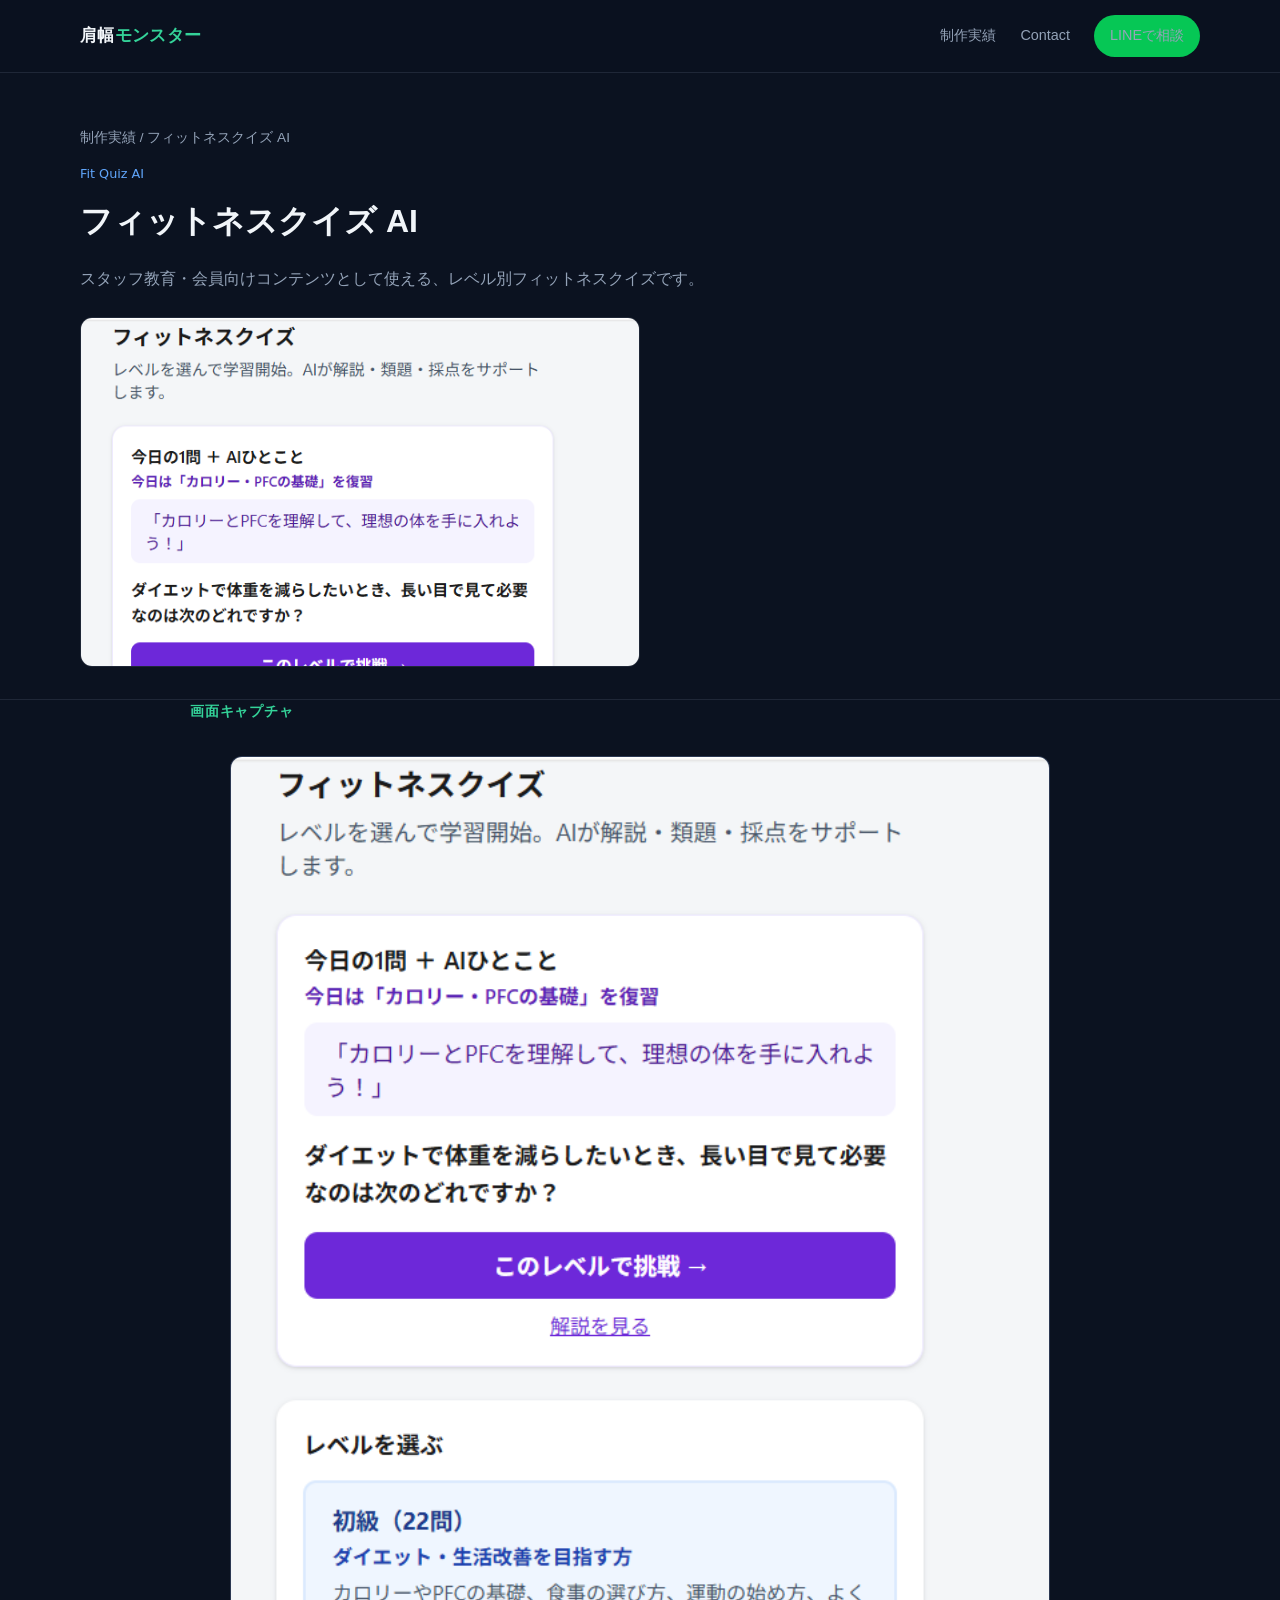
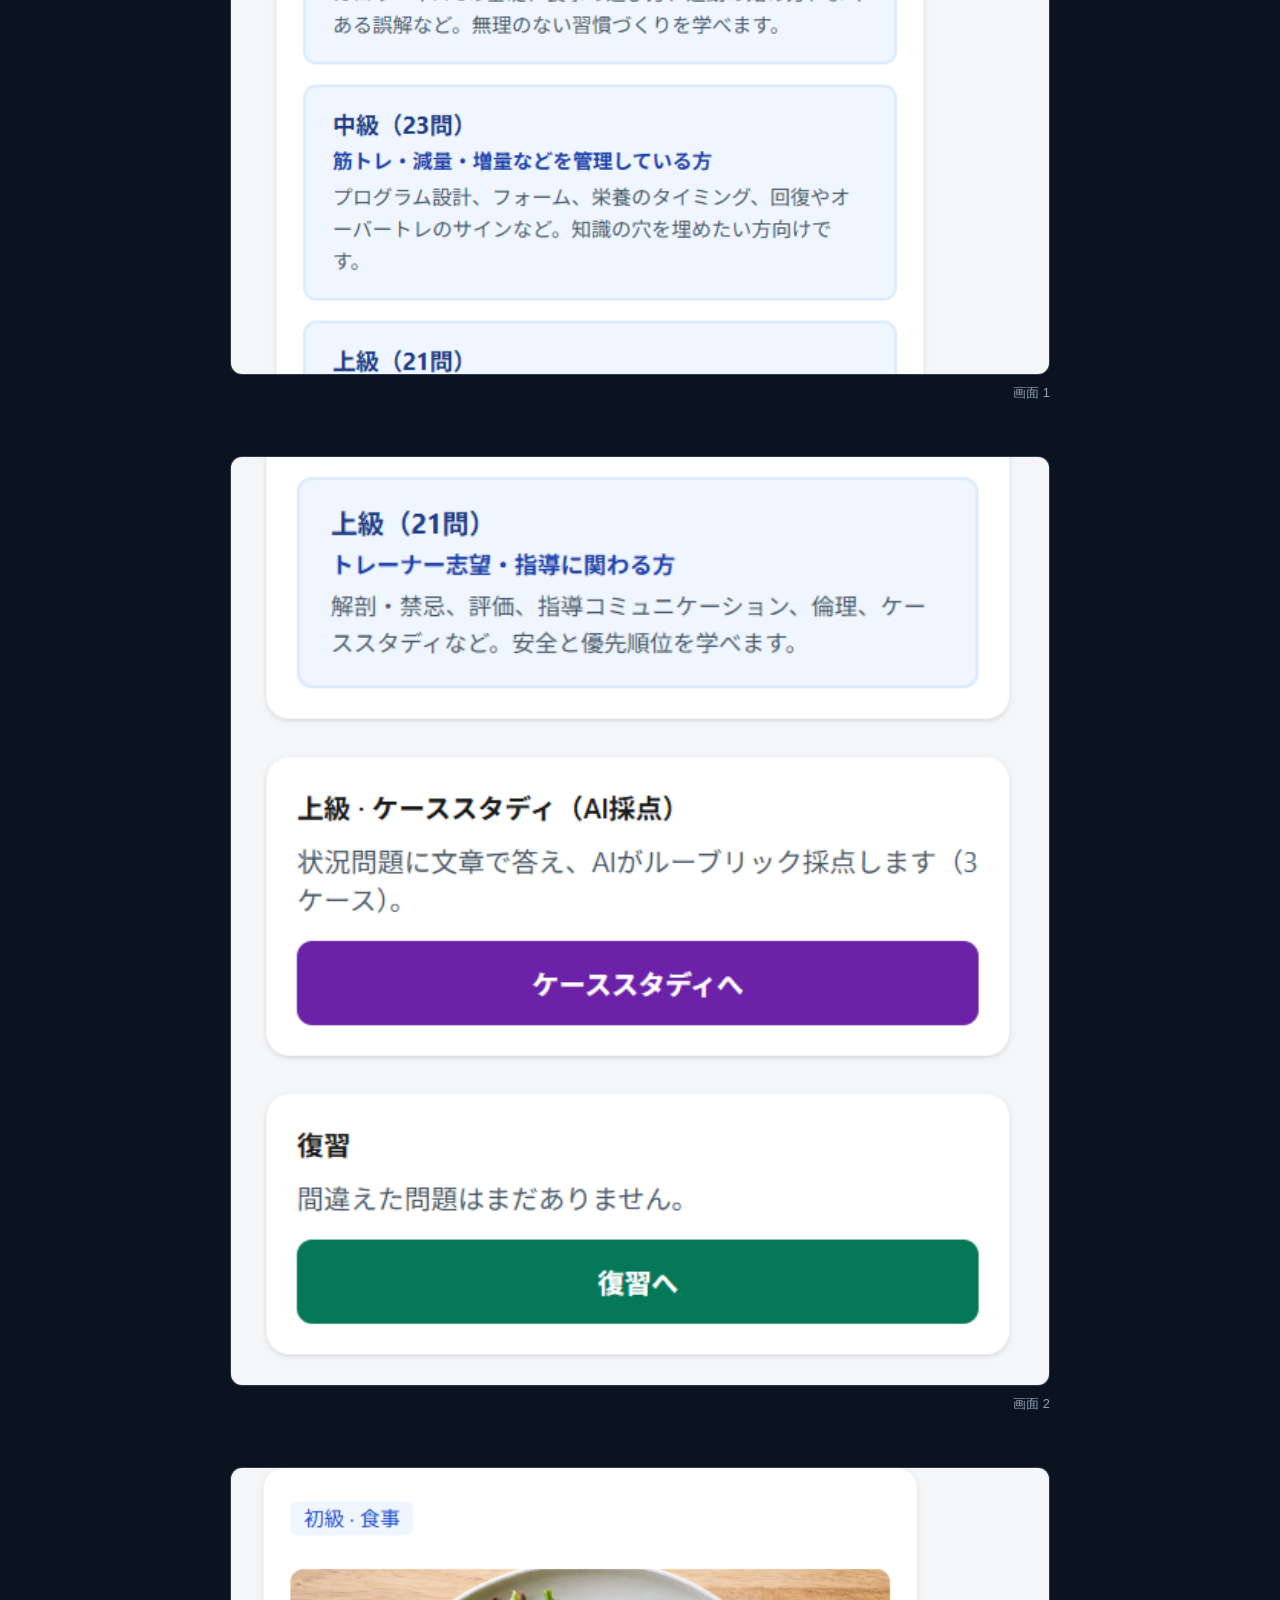
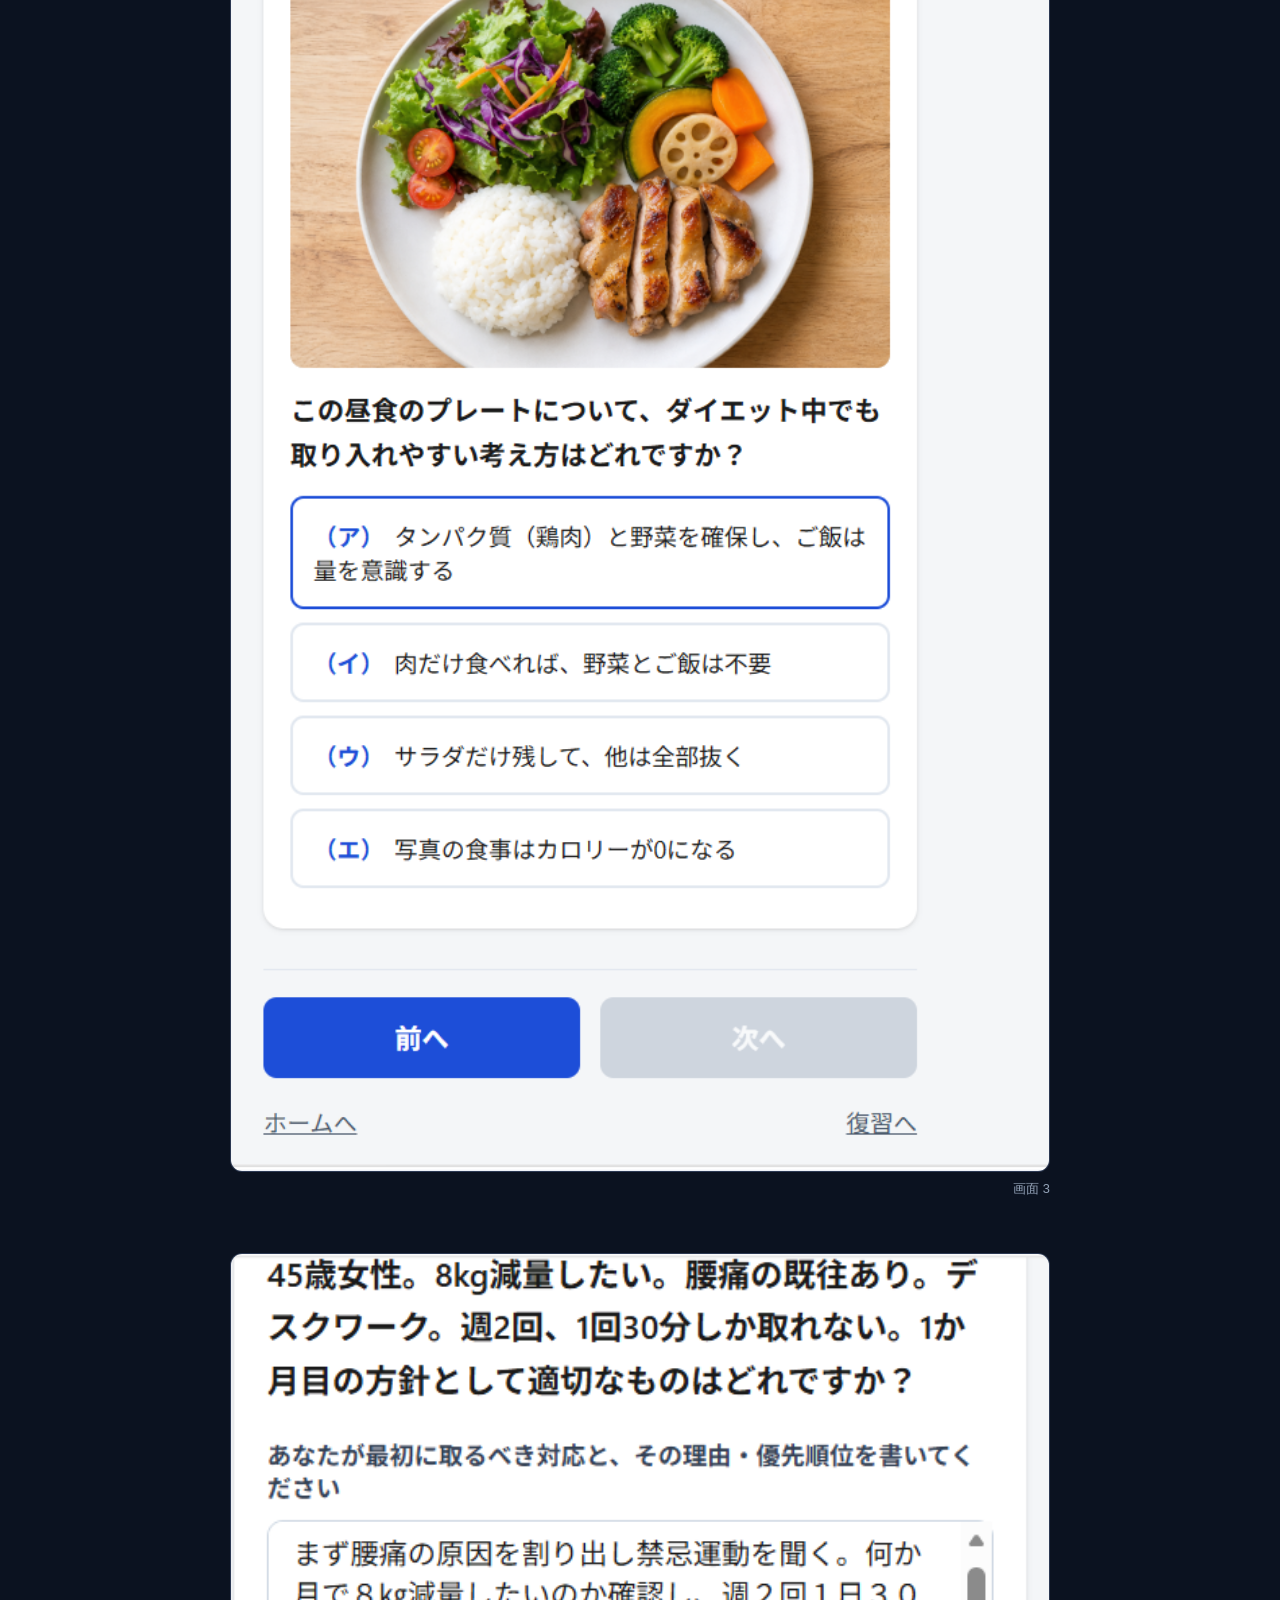
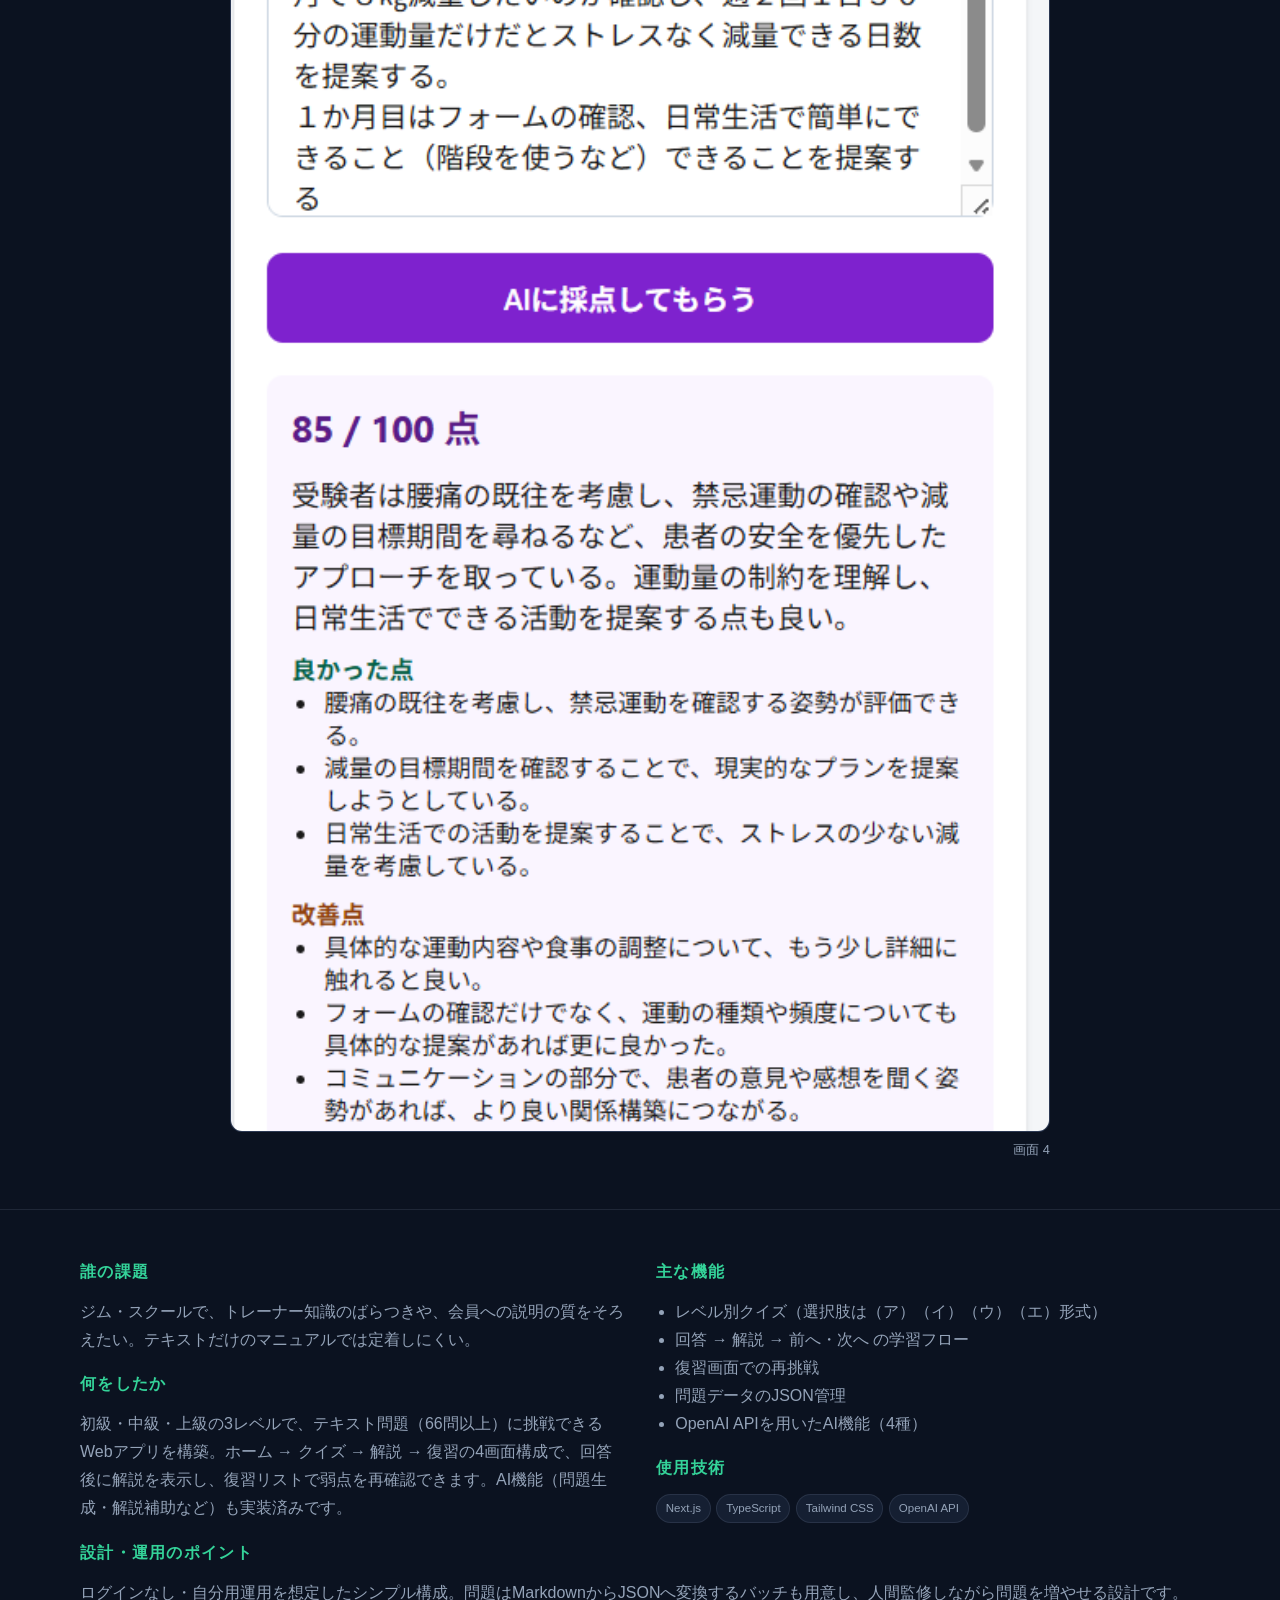
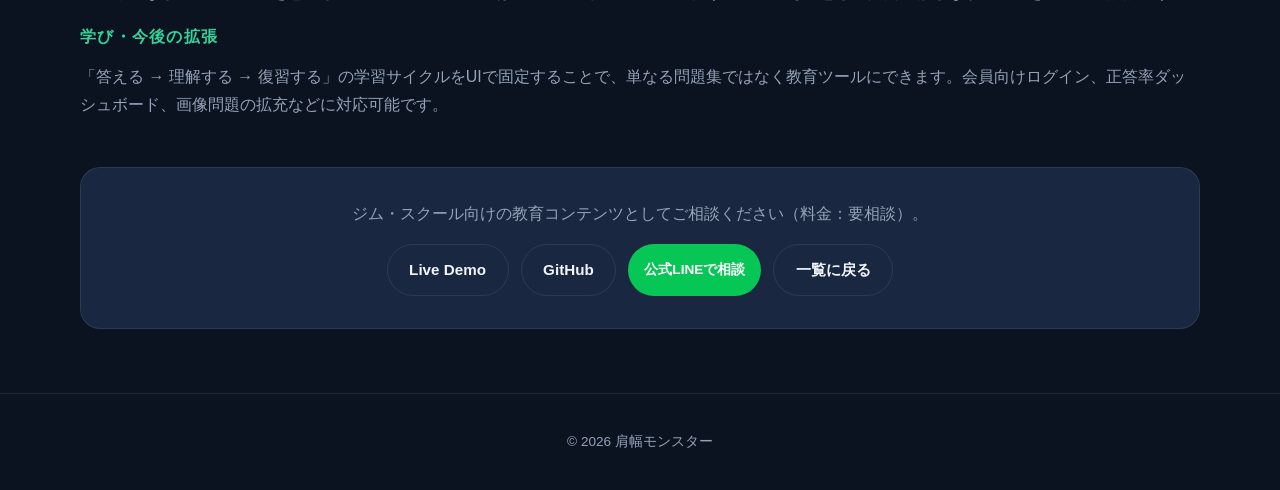
<file: works-quiz.html>
<!DOCTYPE html>
<html lang="ja">
<head>
  <meta charset="UTF-8">
  <meta name="viewport" content="width=device-width, initial-scale=1.0">
  <title>フィットネスクイズ AI | 肩幅モンスター</title>
  <meta name="description" content="初級・中級・上級のフィットネスクイズWebアプリ。回答→解説→復習の流れとAI機能で知識定着を支援。">
  <link rel="icon" type="image/svg+xml" href="favicon.svg">
  <link rel="stylesheet" href="css/style.css">
</head>
<body data-work-page="quiz">
  <header class="site-header is-scrolled">
    <div class="container header-inner">
      <a href="index.html" class="logo">肩幅<span>モンスター</span></a>
      <nav class="site-nav"><a href="index.html#works">制作実績</a><a href="index.html#contact">Contact</a>
        <a class="btn btn-line" data-line-url href="#" target="_blank" rel="noopener">LINEで相談</a></nav>
    </div>
  </header>
  <div class="page-hero">
    <div class="container">
      <p class="breadcrumb"><a href="index.html#works">制作実績</a> / フィットネスクイズ AI</p>
      <p class="work-sub">Fit Quiz AI</p>
      <h1>フィットネスクイズ AI</h1>
      <p style="color:var(--text-muted)">スタッフ教育・会員向けコンテンツとして使える、レベル別フィットネスクイズです。</p>
      <img class="page-hero-thumb" src="images/works/capture/quiz.png" alt="フィットネスクイズ AI スクリーンショット">
    </div>
  </div>
  <section class="work-gallery-section" hidden>
    <div class="container">
      <h2 class="work-gallery-heading">画面キャプチャ</h2>
      <div class="work-gallery" data-work-gallery></div>
    </div>
  </section>
  <div class="detail-content">
    <div class="container detail-grid">
      <div class="detail-block">
        <h2>誰の課題</h2>
        <p>ジム・スクールで、トレーナー知識のばらつきや、会員への説明の質をそろえたい。テキストだけのマニュアルでは定着しにくい。</p>
        <h2>何をしたか</h2>
        <p>初級・中級・上級の3レベルで、テキスト問題（66問以上）に挑戦できるWebアプリを構築。ホーム → クイズ → 解説 → 復習の4画面構成で、回答後に解説を表示し、復習リストで弱点を再確認できます。AI機能（問題生成・解説補助など）も実装済みです。</p>
      </div>
      <div class="detail-block">
        <h2>主な機能</h2>
        <ul>
          <li>レベル別クイズ（選択肢は（ア）（イ）（ウ）（エ）形式）</li>
          <li>回答 → 解説 → 前へ・次へ の学習フロー</li>
          <li>復習画面での再挑戦</li>
          <li>問題データのJSON管理</li>
          <li>OpenAI APIを用いたAI機能（4種）</li>
        </ul>
        <h2>使用技術</h2>
        <div class="work-tags">
          <span class="tag">Next.js</span><span class="tag">TypeScript</span><span class="tag">Tailwind CSS</span>
          <span class="tag">OpenAI API</span>
        </div>
      </div>
    </div>
    <div class="container">
      <div class="detail-block">
        <h2>設計・運用のポイント</h2>
        <p>ログインなし・自分用運用を想定したシンプル構成。問題はMarkdownからJSONへ変換するバッチも用意し、人間監修しながら問題を増やせる設計です。</p>
        <h2>学び・今後の拡張</h2>
        <p>「答える → 理解する → 復習する」の学習サイクルをUIで固定することで、単なる問題集ではなく教育ツールにできます。会員向けログイン、正答率ダッシュボード、画像問題の拡充などに対応可能です。</p>
      </div>
      <div class="detail-cta">
        <p>ジム・スクール向けの教育コンテンツとしてご相談ください（料金：要相談）。</p>
        <div class="detail-actions">
          <a href="works-quiz.html" class="btn btn-secondary" data-demo-page title="デモURL未公開のため詳細ページへ">Live Demo</a>
          <a href="https://github.com/shoki0084-sys/portfolio-shoulder-monster" class="btn btn-secondary" data-repo-page target="_blank" rel="noopener">GitHub</a>
          <a href="#" class="btn btn-line" data-line-url href="#">公式LINEで相談</a>
          <a href="index.html#works" class="btn btn-secondary">一覧に戻る</a>
        </div>
      </div>
    </div>
  </div>
  <footer class="site-footer"><div class="container"><p>© 2026 肩幅モンスター</p></div></footer>
  <script src="js/site-config.js"></script>
  <script src="js/work-page.js"></script>
</body>
</html>
</file>
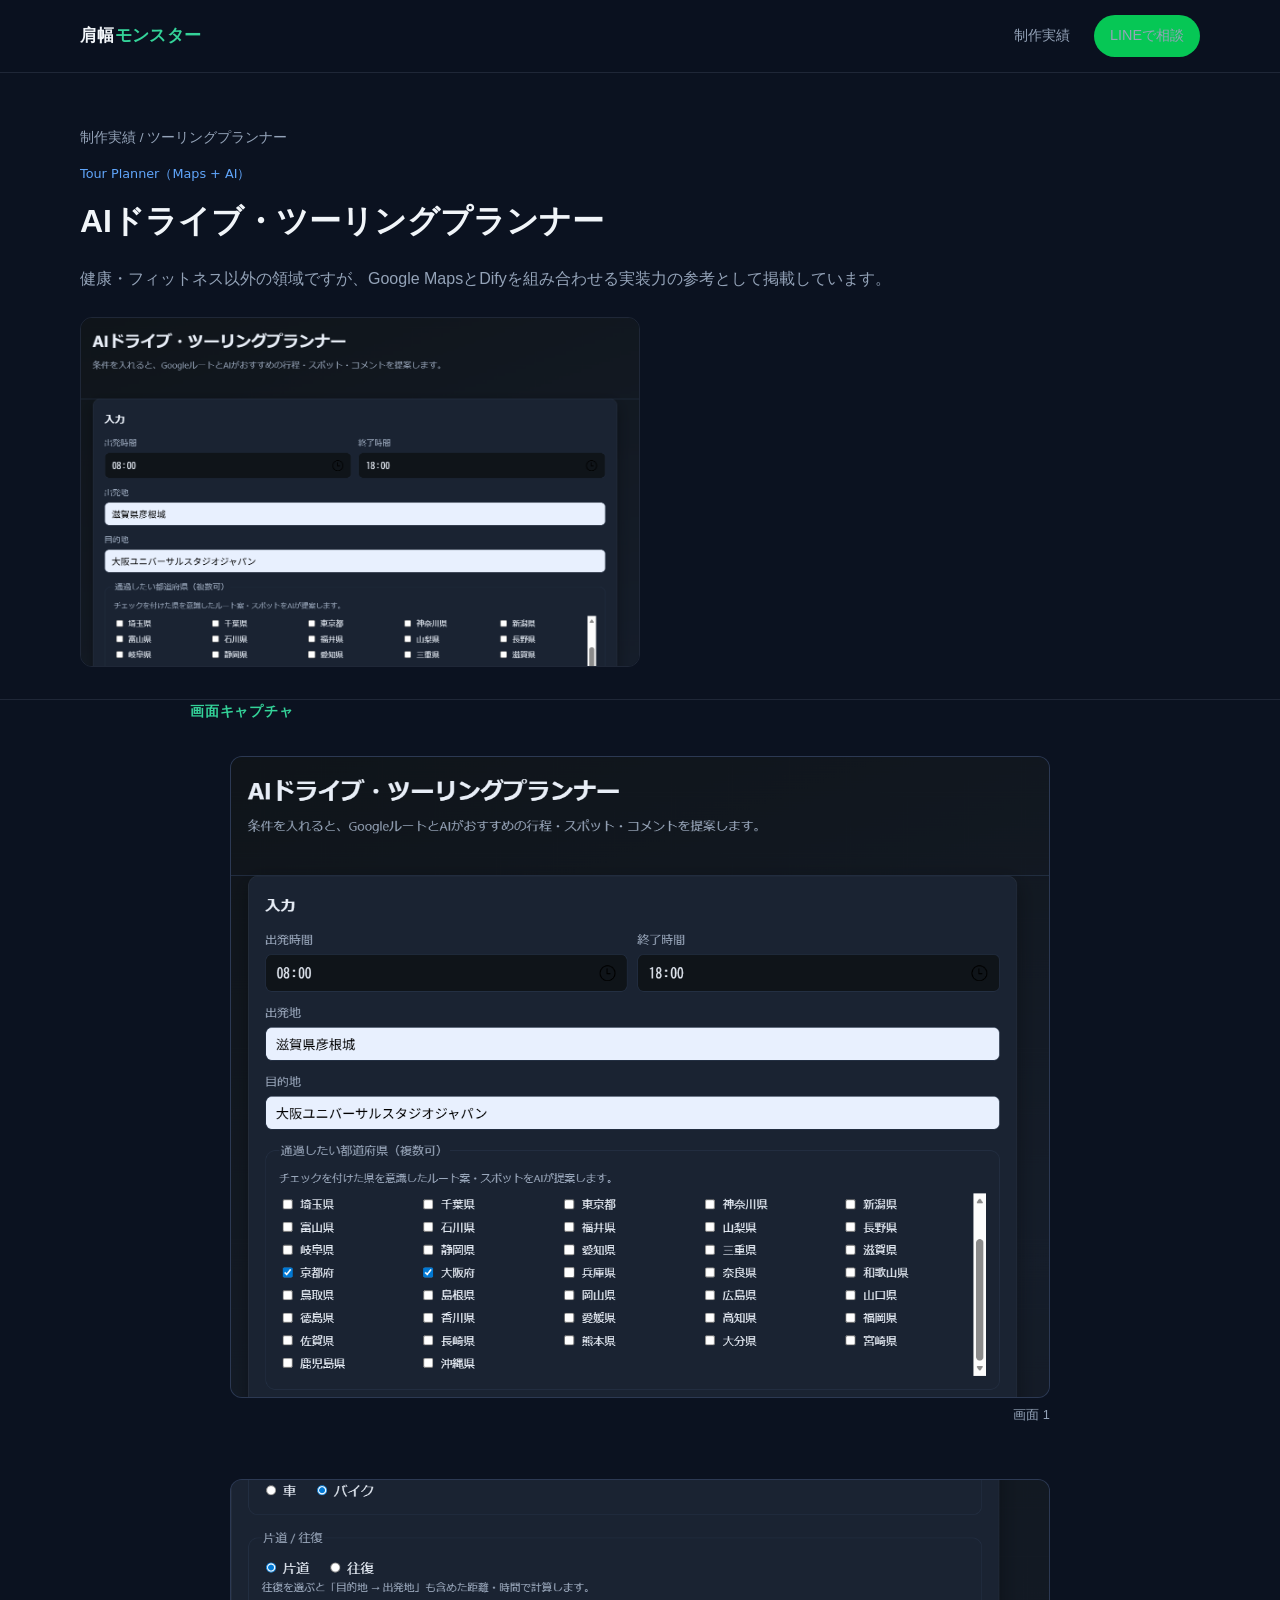
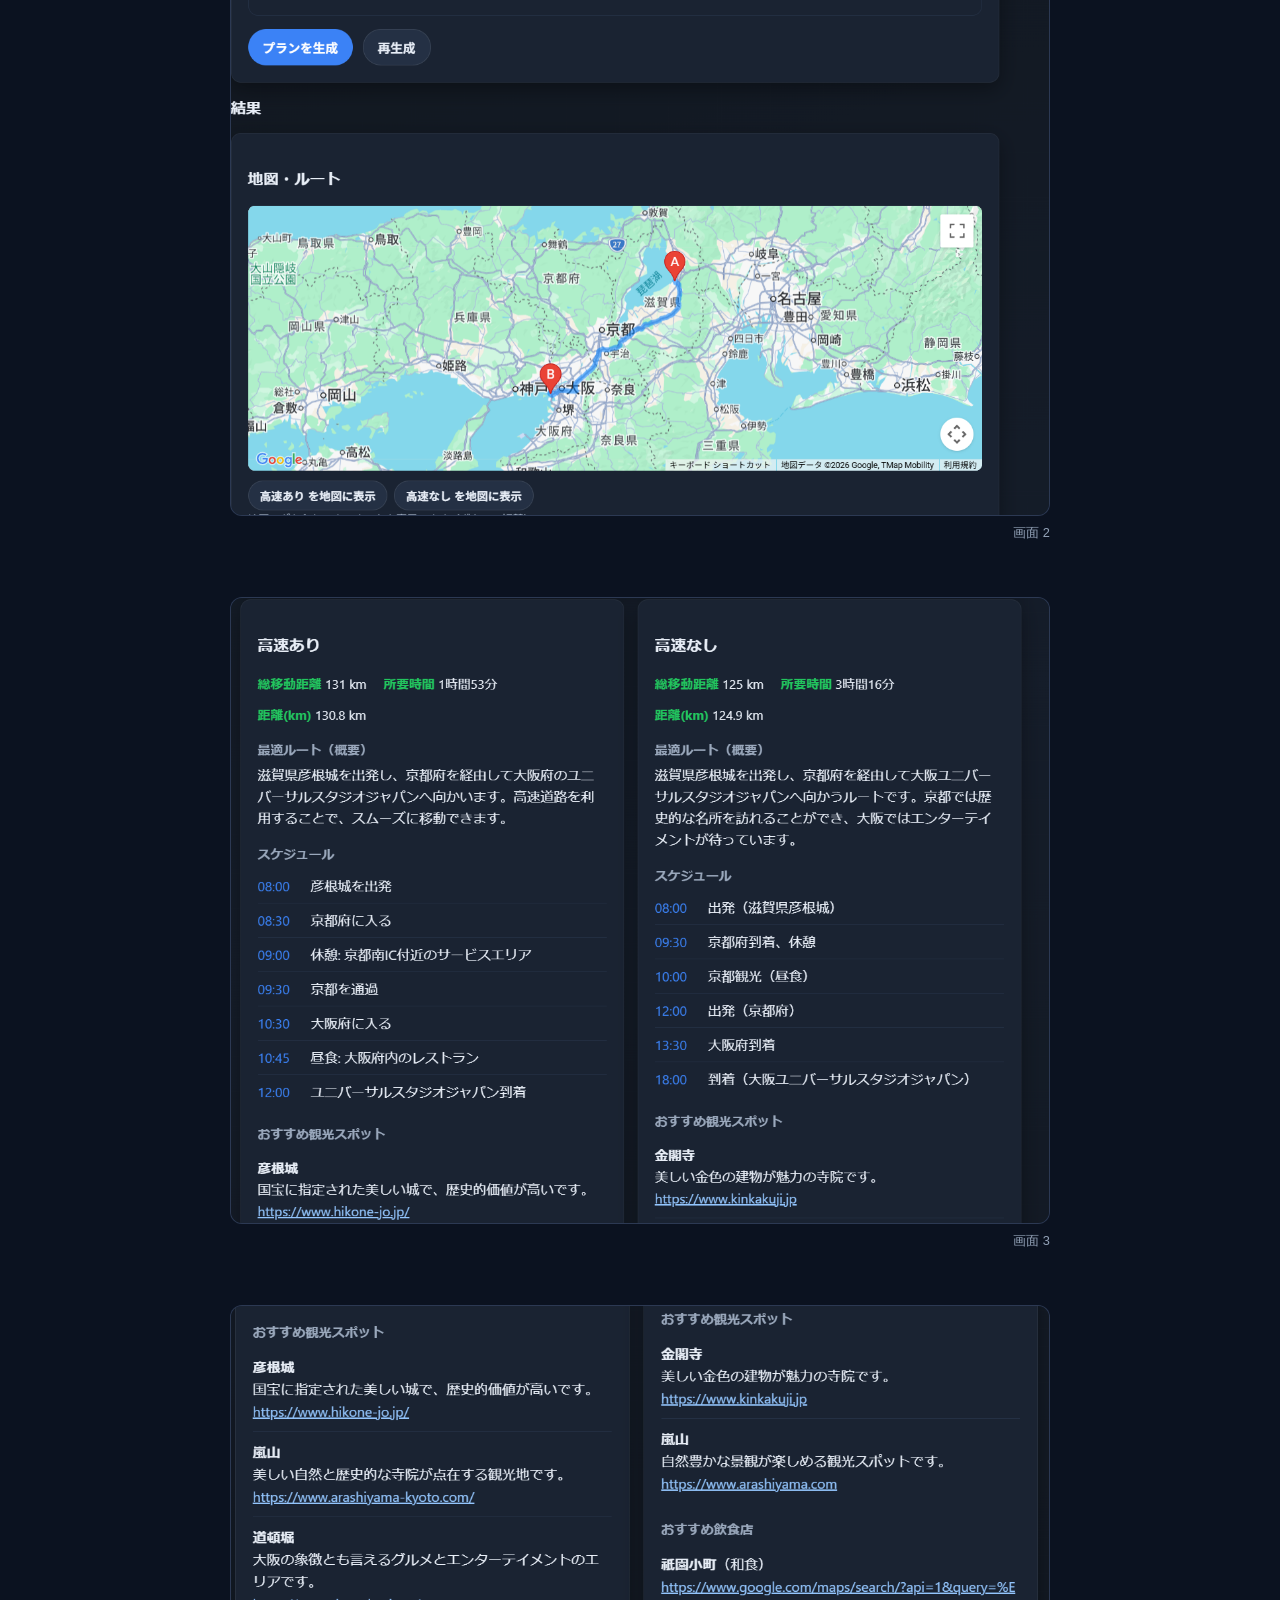
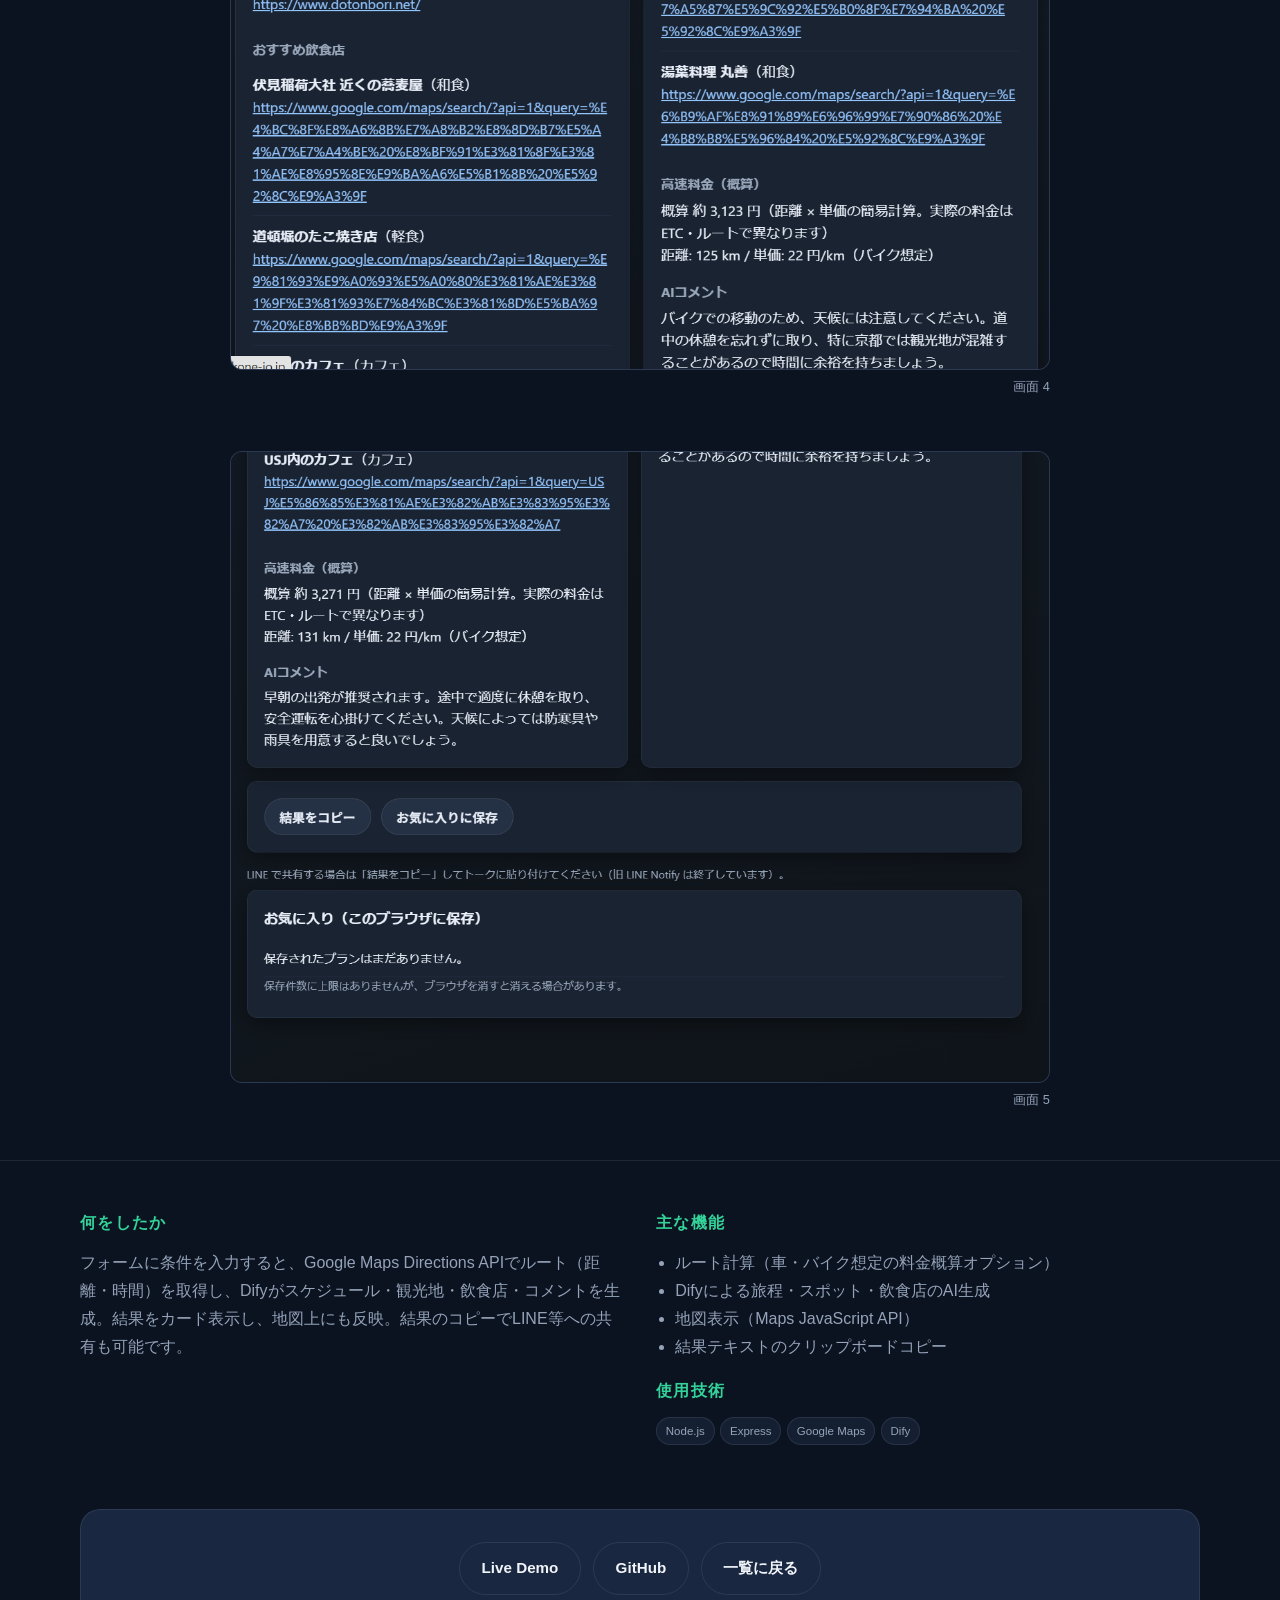
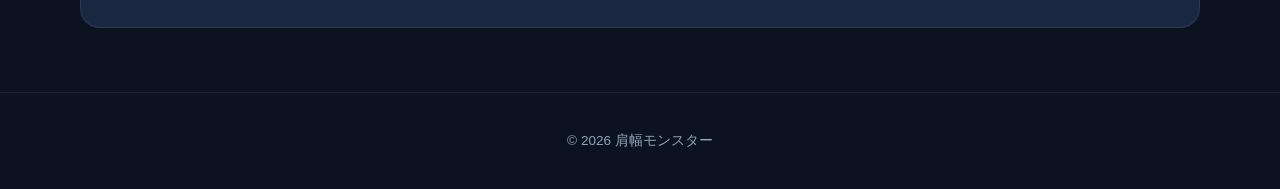
<file: works-touring.html>
<!DOCTYPE html>
<html lang="ja">
<head>
  <meta charset="UTF-8">
  <meta name="viewport" content="width=device-width, initial-scale=1.0">
  <title>AIツーリングプランナー | 肩幅モンスター</title>
  <meta name="description" content="Google MapsのルートとDify AIの旅程・スポット提案を生成するWebアプリ。">
  <link rel="icon" type="image/svg+xml" href="favicon.svg">
  <link rel="stylesheet" href="css/style.css">
</head>
<body data-work-page="touring">
  <header class="site-header is-scrolled">
    <div class="container header-inner">
      <a href="index.html" class="logo">肩幅<span>モンスター</span></a>
      <nav class="site-nav"><a href="index.html#works">制作実績</a>
        <a class="btn btn-line" data-line-url href="#">LINEで相談</a></nav>
    </div>
  </header>
  <div class="page-hero">
    <div class="container">
      <p class="breadcrumb"><a href="index.html#works">制作実績</a> / ツーリングプランナー</p>
      <p class="work-sub">Tour Planner（Maps + AI）</p>
      <h1>AIドライブ・ツーリングプランナー</h1>
      <p style="color:var(--text-muted)">健康・フィットネス以外の領域ですが、Google MapsとDifyを組み合わせる実装力の参考として掲載しています。</p>
      <img class="page-hero-thumb" src="images/works/capture/touring.png" alt="AIドライブ・ツーリングプランナー スクリーンショット">
    </div>
  </div>
  <section class="work-gallery-section" hidden>
    <div class="container">
      <h2 class="work-gallery-heading">画面キャプチャ</h2>
      <div class="work-gallery" data-work-gallery></div>
    </div>
  </section>
  <div class="detail-content">
    <div class="container detail-grid">
      <div class="detail-block">
        <h2>何をしたか</h2>
        <p>フォームに条件を入力すると、Google Maps Directions APIでルート（距離・時間）を取得し、Difyがスケジュール・観光地・飲食店・コメントを生成。結果をカード表示し、地図上にも反映。結果のコピーでLINE等への共有も可能です。</p>
      </div>
      <div class="detail-block">
        <h2>主な機能</h2>
        <ul>
          <li>ルート計算（車・バイク想定の料金概算オプション）</li>
          <li>Difyによる旅程・スポット・飲食店のAI生成</li>
          <li>地図表示（Maps JavaScript API）</li>
          <li>結果テキストのクリップボードコピー</li>
        </ul>
        <h2>使用技術</h2>
        <div class="work-tags">
          <span class="tag">Node.js</span><span class="tag">Express</span><span class="tag">Google Maps</span><span class="tag">Dify</span>
        </div>
      </div>
    </div>
    <div class="container">
      <div class="detail-cta">
        <div class="detail-actions">
          <a href="works-touring.html" class="btn btn-secondary" data-demo-page title="デモURL未公開のため詳細ページへ">Live Demo</a>
          <a href="https://github.com/shoki0084-sys/portfolio-shoulder-monster" class="btn btn-secondary" data-repo-page target="_blank" rel="noopener">GitHub</a>
          <a href="index.html#works" class="btn btn-secondary">一覧に戻る</a>
        </div>
      </div>
    </div>
  </div>
  <footer class="site-footer"><div class="container"><p>© 2026 肩幅モンスター</p></div></footer>
  <script src="js/site-config.js"></script>
  <script src="js/work-page.js"></script>
</body>
</html>
</file>
<file: css/style.css>
/* 肩幅モンスター — Portfolio */
:root {
  --bg: #0b1220;
  --bg-elevated: #151f32;
  --bg-card: #1a2740;
  --text: #f1f5f9;
  --text-muted: #94a3b8;
  --accent: #34d399;
  --accent-dim: rgba(52, 211, 153, 0.15);
  --accent-blue: #60a5fa;
  --cta: #fbbf24;
  --cta-hover: #f59e0b;
  --border: rgba(148, 163, 184, 0.15);
  --radius: 12px;
  --radius-lg: 20px;
  --header-h: 72px;
  --max-w: 1120px;
  --font: "Segoe UI", "Hiragino Sans", "Hiragino Kaku Gothic ProN", "Noto Sans JP", sans-serif;
  --font-en: "Segoe UI", system-ui, sans-serif;
}

*,
*::before,
*::after {
  box-sizing: border-box;
}

html {
  scroll-behavior: smooth;
}

body {
  margin: 0;
  font-family: var(--font);
  font-size: 1rem;
  line-height: 1.75;
  color: var(--text);
  background: var(--bg);
  -webkit-font-smoothing: antialiased;
}

body.nav-open {
  overflow: hidden;
}

img {
  max-width: 100%;
  height: auto;
  display: block;
}

a {
  color: var(--accent);
  text-decoration: none;
  transition: color 0.2s, opacity 0.2s;
}

a:hover {
  color: #6ee7b7;
}

.container {
  width: min(100% - 2rem, var(--max-w));
  margin-inline: auto;
}

/* Header */
.site-header {
  position: fixed;
  top: 0;
  left: 0;
  right: 0;
  z-index: 100;
  height: var(--header-h);
  background: transparent;
  transition: background 0.25s, box-shadow 0.25s;
}

.site-header.is-scrolled {
  background: rgba(11, 18, 32, 0.92);
  backdrop-filter: blur(12px);
  box-shadow: 0 1px 0 var(--border);
}

.header-inner {
  display: flex;
  align-items: center;
  justify-content: space-between;
  height: var(--header-h);
}

.logo {
  font-weight: 700;
  font-size: 1.05rem;
  color: var(--text);
  letter-spacing: 0.02em;
}

.logo span {
  color: var(--accent);
}

.site-nav {
  display: flex;
  align-items: center;
  gap: 1.5rem;
}

.site-nav a {
  color: var(--text-muted);
  font-size: 0.9rem;
  font-weight: 500;
}

.site-nav a:hover {
  color: var(--text);
}

.nav-toggle {
  display: none;
  flex-direction: column;
  gap: 5px;
  padding: 8px;
  background: none;
  border: none;
  cursor: pointer;
}

.nav-toggle span {
  display: block;
  width: 22px;
  height: 2px;
  background: var(--text);
  border-radius: 1px;
}

.btn {
  display: inline-flex;
  align-items: center;
  justify-content: center;
  gap: 0.4rem;
  padding: 0.75rem 1.35rem;
  font-size: 0.95rem;
  font-weight: 600;
  border-radius: 999px;
  border: none;
  cursor: pointer;
  transition: transform 0.15s, box-shadow 0.2s, background 0.2s;
}

.btn:hover {
  transform: translateY(-1px);
}

.btn-primary {
  background: var(--cta);
  color: #0b1220;
}

.btn-primary:hover {
  background: var(--cta-hover);
  color: #0b1220;
}

.btn-secondary {
  background: transparent;
  color: var(--text);
  border: 1px solid var(--border);
}

.btn-secondary:hover {
  border-color: var(--accent);
  color: var(--accent);
}

.btn-github {
  background: rgba(255, 255, 255, 0.06);
  color: var(--text);
  border: 1px solid var(--border);
}

.btn-github:hover {
  border-color: var(--accent-blue);
  color: var(--accent-blue);
}

.btn-line {
  background: #06c755;
  color: #fff;
  font-size: 0.85rem;
  padding: 0.55rem 1rem;
}

.btn-line:hover {
  background: #05b34c;
  color: #fff;
}

.btn-sm {
  padding: 0.5rem 1rem;
  font-size: 0.85rem;
}

/* Intro（自己紹介・トップ） */
.intro-section {
  padding: calc(var(--header-h) + 2.5rem) 0 3rem;
}

.intro-grid {
  display: grid;
  grid-template-columns: minmax(280px, 400px) 1fr;
  gap: 2.5rem 3rem;
  align-items: start;
}

.intro-visual-stack {
  margin-bottom: 1.25rem;
}

.intro-side .profile-photo-wrap {
  margin: 0 auto 0.75rem;
  width: min(100%, 220px);
}

.competition-gallery {
  display: grid;
  grid-template-columns: 1fr 1fr;
  gap: 0.5rem;
}

.competition-frame {
  margin: 0;
  border-radius: 10px;
  overflow: hidden;
  border: 1px solid var(--border);
  background: #000;
  position: relative;
}

.competition-frame--feature {
  grid-column: 1 / -1;
}

.competition-frame img {
  width: 100%;
  height: auto;
  display: block;
  vertical-align: middle;
}

.competition-frame--feature img {
  max-height: 240px;
  object-fit: cover;
  object-position: center top;
}

.competition-frame:not(.competition-frame--feature) img {
  aspect-ratio: 3 / 4;
  object-fit: cover;
  object-position: center top;
}

.competition-frame figcaption {
  position: absolute;
  left: 0;
  right: 0;
  bottom: 0;
  padding: 0.35rem 0.5rem;
  font-size: 0.68rem;
  font-weight: 600;
  letter-spacing: 0.04em;
  text-align: center;
  color: var(--text);
  background: linear-gradient(transparent, rgba(11, 18, 32, 0.92));
}

/* Fitness story */
.fitness-story {
  padding: 3.5rem 0;
}

.fitness-story-grid {
  display: grid;
  grid-template-columns: minmax(0, 1fr) minmax(0, 1fr);
  gap: 2rem;
  align-items: start;
  margin-top: 1.5rem;
}

.fitness-story-hero {
  border-radius: var(--radius);
  overflow: hidden;
  border: 1px solid rgba(52, 211, 153, 0.25);
  background: #000;
  display: flex;
  flex-direction: column;
}

.fitness-story-media {
  display: flex;
  align-items: center;
  justify-content: center;
  background: #000;
  line-height: 0;
}

.fitness-story-hero img {
  width: 100%;
  height: auto;
  display: block;
  object-fit: contain;
  object-position: center center;
  vertical-align: middle;
}

.fitness-story-caption {
  margin: 0;
  padding: 0.75rem 1rem;
  font-size: 0.82rem;
  color: var(--text-muted);
  background: var(--bg-card);
  border-top: 1px solid var(--border);
}

.fitness-story-body {
  padding-top: 0.15rem;
}

.fitness-story-body p {
  margin: 0 0 1rem;
  color: var(--text-muted);
  line-height: 1.75;
}

.fitness-story-body strong {
  color: var(--text);
}

.fitness-values {
  margin-top: 1.25rem;
}

.intro-side {
  text-align: center;
}

.intro-name {
  font-size: clamp(1.5rem, 3vw, 1.85rem);
  margin: 0 0 0.35rem;
  font-weight: 700;
}

.intro-role {
  font-family: var(--font-en);
  font-size: 0.82rem;
  font-weight: 600;
  letter-spacing: 0.06em;
  color: var(--accent);
  margin: 0 0 0.35rem;
}

.intro-tagline {
  color: var(--text-muted);
  font-size: 0.92rem;
  margin: 0 0 1rem;
}

.intro-pills {
  justify-content: center;
  margin: 0;
}

.intro-greeting {
  font-size: 1.15rem;
  font-weight: 600;
  margin: 0 0 1rem;
  color: var(--text);
}

.intro-text p {
  margin: 0 0 1rem;
  color: var(--text-muted);
  line-height: 1.75;
  font-size: 1rem;
}

.intro-text strong {
  color: var(--text);
  font-weight: 600;
}

.intro-timeline {
  margin: 1.25rem 0 1.5rem;
}

.intro-cta {
  margin-top: 0.5rem;
}

/* Hero（レガシー互換） */
.hero {
  padding: calc(var(--header-h) + 2.5rem) 0 3rem;
  min-height: auto;
  display: flex;
  align-items: center;
}

.hero-grid {
  display: grid;
  grid-template-columns: 1fr 1fr;
  gap: 3rem;
  align-items: center;
}

.hero-label {
  font-family: var(--font-en);
  font-size: 0.85rem;
  font-weight: 600;
  letter-spacing: 0.12em;
  text-transform: uppercase;
  color: var(--accent);
  margin: 0 0 0.75rem;
}

.hero-pills {
  display: flex;
  flex-wrap: wrap;
  gap: 0.5rem;
  margin: 0 0 1rem;
}

.hero-pill {
  font-size: 0.78rem;
  font-weight: 600;
  padding: 0.35rem 0.75rem;
  border-radius: 999px;
  background: var(--bg-card);
  border: 1px solid var(--border);
  color: var(--text-muted);
}

.hero-pill-accent {
  border-color: rgba(52, 211, 153, 0.45);
  color: var(--accent);
  background: var(--accent-dim);
}

.hero h1 {
  font-size: clamp(1.75rem, 4vw, 2.35rem);
  line-height: 1.35;
  margin: 0 0 1rem;
  font-weight: 700;
}

.hero-lead {
  color: var(--text-muted);
  margin: 0 0 1.75rem;
  font-size: 1.05rem;
}

.hero-cta {
  display: flex;
  flex-wrap: wrap;
  gap: 0.75rem;
}

.hero-visual {
  display: flex;
  justify-content: center;
}

.profile-photo-wrap {
  position: relative;
  width: min(100%, 380px);
  aspect-ratio: 1;
  border-radius: 50%;
  overflow: hidden;
  border: 3px solid var(--accent-dim);
  box-shadow: 0 0 60px rgba(52, 211, 153, 0.12);
  background: var(--bg-card);
}

.profile-photo-wrap img {
  width: 100%;
  height: 100%;
  object-fit: cover;
  object-position: center top;
}

/* Stats band */
.stats-section {
  padding: 2.5rem 0;
  border-top: 1px solid var(--border);
  border-bottom: 1px solid var(--border);
  background: rgba(15, 23, 42, 0.5);
}

.stats-grid {
  display: grid;
  grid-template-columns: repeat(3, 1fr);
  gap: 1.25rem;
}

.stat-card {
  text-align: center;
  padding: 1.25rem 1rem;
  border-radius: var(--radius);
  background: var(--bg-card);
  border: 1px solid var(--border);
}

.stat-value {
  font-family: var(--font-en);
  font-size: clamp(2rem, 5vw, 2.75rem);
  font-weight: 700;
  color: var(--accent);
  margin: 0 0 0.25rem;
  line-height: 1.1;
}

.stat-label-en {
  font-family: var(--font-en);
  font-size: 0.8rem;
  font-weight: 600;
  letter-spacing: 0.06em;
  text-transform: uppercase;
  color: var(--text);
  margin: 0 0 0.2rem;
}

.stat-label-ja {
  font-size: 0.8rem;
  color: var(--text-muted);
  margin: 0;
}

.stat-card-experience .stat-label-en,
.stat-card-experience .stat-label-ja {
  margin-top: 0.75rem;
}

.stat-experience {
  display: flex;
  flex-direction: column;
  gap: 0.35rem;
}

.stat-experience-row {
  display: flex;
  align-items: baseline;
  justify-content: center;
  flex-wrap: wrap;
  gap: 0.2rem 0.45rem;
  margin: 0;
  line-height: 1.2;
}

.stat-exp-num {
  font-family: var(--font-en);
  font-size: clamp(1.75rem, 4vw, 2.25rem);
  font-weight: 700;
  color: var(--accent);
}

.stat-exp-unit {
  font-size: 1rem;
  font-weight: 600;
  color: var(--accent);
}

.stat-exp-role {
  font-size: 0.88rem;
  font-weight: 600;
  color: var(--text);
}

/* AI diagnosis */
.diagnosis-section {
  padding-top: 3.5rem;
  padding-bottom: 3.5rem;
}

.diagnosis-card {
  background: var(--bg-card);
  border: 1px solid var(--border);
  border-radius: var(--radius);
  padding: 1.75rem;
  margin-top: 1.5rem;
}

.diagnosis-form {
  display: flex;
  flex-direction: column;
  gap: 1.25rem;
}

.diagnosis-form-grid {
  display: grid;
  grid-template-columns: repeat(2, 1fr);
  gap: 1rem;
}

.diagnosis-field {
  display: flex;
  flex-direction: column;
  gap: 0.4rem;
}

.diagnosis-field--wide {
  grid-column: 1 / -1;
}

.diagnosis-field-label {
  font-size: 0.85rem;
  font-weight: 600;
  color: var(--text-muted);
}

.diagnosis-field input,
.diagnosis-field select {
  font-family: inherit;
  font-size: 1rem;
  padding: 0.75rem 0.9rem;
  border-radius: var(--radius);
  border: 1px solid var(--border);
  background: var(--bg-elevated);
  color: var(--text);
  transition: border-color 0.2s;
}

.diagnosis-field input::placeholder {
  color: rgba(148, 163, 184, 0.5);
}

.diagnosis-field input:focus,
.diagnosis-field select:focus {
  outline: none;
  border-color: var(--accent);
}

.diagnosis-goal-fieldset {
  margin: 0;
  padding: 0;
  border: none;
}

.diagnosis-goal-fieldset .diagnosis-field-label {
  display: block;
  margin-bottom: 0.65rem;
}

.diagnosis-form-error {
  margin: 0;
  font-size: 0.9rem;
  color: #f87171;
}

.diagnosis-submit {
  align-self: flex-start;
}

.diagnosis-options {
  display: grid;
  grid-template-columns: repeat(3, 1fr);
  gap: 0.75rem;
}

.diagnosis-btn {
  font-family: inherit;
  font-size: 1rem;
  font-weight: 600;
  padding: 1rem 1.25rem;
  border-radius: var(--radius);
  border: 1px solid var(--border);
  background: var(--bg-elevated);
  color: var(--text);
  cursor: pointer;
  transition: border-color 0.2s, background 0.2s, color 0.2s, transform 0.15s;
}

.diagnosis-btn:hover {
  border-color: var(--accent);
  color: var(--accent);
}

.diagnosis-btn.is-active {
  border-color: var(--accent);
  background: var(--accent-dim);
  color: var(--accent);
}

.diagnosis-result {
  margin-top: 1.5rem;
  padding-top: 1.5rem;
  border-top: 1px solid var(--border);
}

.diagnosis-result-label {
  font-family: var(--font-en);
  font-size: 0.72rem;
  font-weight: 700;
  letter-spacing: 0.12em;
  text-transform: uppercase;
  color: var(--accent);
  margin: 0 0 0.5rem;
}

.diagnosis-result-title {
  font-size: 1.15rem;
  margin: 0 0 0.75rem;
}

.diagnosis-stats {
  display: grid;
  grid-template-columns: repeat(2, 1fr);
  gap: 0.75rem;
  margin: 0 0 1.25rem;
}

.diagnosis-stat {
  background: var(--bg-elevated);
  border: 1px solid var(--border);
  border-radius: var(--radius);
  padding: 0.85rem 1rem;
}

.diagnosis-stat-label {
  display: block;
  font-size: 0.75rem;
  font-weight: 600;
  color: var(--text-muted);
  margin: 0 0 0.25rem;
}

.diagnosis-stat-value {
  display: block;
  font-size: 1.05rem;
  font-weight: 700;
  color: var(--accent);
}

.diagnosis-result-text {
  margin: 0;
  color: var(--text-muted);
  line-height: 1.7;
  font-size: 0.98rem;
}

/* Sections */
section {
  padding: 4rem 0;
}

.section-alt {
  background: rgba(15, 23, 42, 0.45);
  border-top: 1px solid var(--border);
  border-bottom: 1px solid var(--border);
}

.works-section {
  padding-top: 3.5rem;
}

.works-group-title {
  font-size: 1rem;
  font-weight: 600;
  margin: 2.5rem 0 1rem;
  color: var(--text);
  display: flex;
  flex-wrap: wrap;
  align-items: baseline;
  gap: 0.5rem;
}

.works-group-title:first-of-type {
  margin-top: 1.75rem;
}

.works-group-title--sub {
  margin-top: 3rem;
}

.works-group-note {
  font-size: 0.8rem;
  font-weight: 500;
  color: var(--text-muted);
}

.works-grid--sub .work-card {
  padding: 1.25rem;
}

.works-grid--sub .work-card h3 {
  font-size: 1rem;
}

.works-grid--sub .work-period {
  margin-bottom: 0.35rem;
}

.work-desc {
  margin: 0 0 0.75rem;
  color: var(--text-muted);
  font-size: 0.92rem;
  line-height: 1.55;
}

.works-grid--sub .work-desc {
  font-size: 0.88rem;
  margin-bottom: 0.5rem;
}

.works-grid--sub .work-tags {
  display: none;
}

.works-grid--sub .work-thumb {
  margin-bottom: 0.75rem;
}

.section-label {
  font-family: var(--font-en);
  font-size: 0.75rem;
  font-weight: 700;
  letter-spacing: 0.15em;
  color: var(--accent);
  margin: 0 0 0.35rem;
}

.section-title {
  font-size: clamp(1.5rem, 3vw, 1.85rem);
  margin: 0 0 0.5rem;
}

.section-lead {
  color: var(--text-muted);
  margin: 0 0 2.5rem;
  max-width: 36em;
}

/* Cards grid */
.card-grid {
  display: grid;
  gap: 1.25rem;
}

.card-grid-3 {
  grid-template-columns: repeat(3, 1fr);
}

.card-grid-2 {
  grid-template-columns: repeat(2, 1fr);
}

.card {
  background: var(--bg-card);
  border: 1px solid var(--border);
  border-radius: var(--radius);
  padding: 1.5rem;
  transition: border-color 0.2s, transform 0.2s;
}

.card:hover {
  border-color: rgba(52, 211, 153, 0.35);
  transform: translateY(-2px);
}

.card h3 {
  margin: 0 0 0.5rem;
  font-size: 1.1rem;
}

.card p:not(.work-period):not(.work-sub):not(.work-note):not(.service-price) {
  margin: 0;
  color: var(--text-muted);
  font-size: 0.95rem;
}

.card-icon {
  width: 40px;
  height: 40px;
  border-radius: 10px;
  background: var(--accent-dim);
  color: var(--accent);
  display: flex;
  align-items: center;
  justify-content: center;
  font-size: 1.2rem;
  margin-bottom: 1rem;
}

/* Works */
.work-card {
  display: flex;
  flex-direction: column;
  height: 100%;
}

.work-card.featured {
  border-color: rgba(52, 211, 153, 0.4);
  position: relative;
}

.work-badge {
  position: absolute;
  top: 1rem;
  right: 1rem;
  font-size: 0.7rem;
  font-weight: 700;
  letter-spacing: 0.05em;
  color: var(--accent);
  background: var(--accent-dim);
  padding: 0.2rem 0.5rem;
  border-radius: 4px;
}

.work-thumb {
  aspect-ratio: 16/10;
  background: linear-gradient(135deg, var(--bg-elevated), var(--bg-card));
  border-radius: 8px;
  margin-bottom: 1rem;
  display: block;
  border: 1px solid var(--border);
  width: 100%;
  height: auto;
  object-fit: cover;
  object-position: top center;
}

.work-sub {
  font-family: var(--font-en);
  font-size: 0.8rem;
  color: var(--accent-blue);
  margin: 0 0 0.35rem;
}

.work-period {
  font-size: 0.8rem;
  font-weight: 600;
  color: var(--accent-blue);
  margin: 0 0 0.5rem;
}

.work-tags {
  display: flex;
  flex-wrap: wrap;
  gap: 0.35rem;
  margin: 0.75rem 0 1rem;
}

.tag {
  font-size: 0.72rem;
  padding: 0.2rem 0.55rem;
  border-radius: 999px;
  background: var(--bg-elevated);
  color: var(--text-muted);
  border: 1px solid var(--border);
}

.work-actions {
  display: flex;
  flex-wrap: wrap;
  gap: 0.5rem;
  margin-top: auto;
  padding-top: 0.5rem;
}

.work-card.subtle {
  opacity: 0.92;
}

.work-note {
  font-size: 0.8rem;
  color: var(--text-muted);
  margin-top: 0.5rem;
}

/* Profile */
.profile-grid {
  display: grid;
  grid-template-columns: 280px 1fr;
  gap: 2.5rem;
  align-items: start;
}

.profile-side .profile-photo-wrap {
  width: 100%;
  margin-bottom: 1rem;
}

.profile-name {
  font-size: 1.5rem;
  margin: 0 0 0.25rem;
}

.profile-role {
  color: var(--accent);
  font-family: var(--font-en);
  font-size: 0.9rem;
  margin: 0 0 0.5rem;
}

.timeline {
  list-style: none;
  padding: 0;
  margin: 1.5rem 0;
  border-left: 2px solid var(--border);
}

.timeline li {
  padding: 0 0 1.25rem 1.25rem;
  position: relative;
}

.timeline li::before {
  content: "";
  position: absolute;
  left: -5px;
  top: 0.45em;
  width: 8px;
  height: 8px;
  border-radius: 50%;
  background: var(--accent);
}

.timeline strong {
  display: block;
  color: var(--text);
  margin-bottom: 0.15rem;
}

.values-list {
  list-style: none;
  padding: 0;
  margin: 1rem 0;
}

.values-list li {
  padding: 0.65rem 0;
  border-bottom: 1px solid var(--border);
  color: var(--text-muted);
}

.values-list strong {
  color: var(--text);
}

/* Skills */
.service-price {
  font-size: 0.8rem;
  color: var(--cta);
  margin-top: 0.75rem;
  font-weight: 600;
}

.tech-tags {
  display: flex;
  flex-wrap: wrap;
  gap: 0.5rem;
  margin: 1rem 0 2rem;
}

.flow-box {
  background: var(--bg-card);
  border: 1px solid var(--border);
  border-radius: var(--radius);
  padding: 1.25rem 1.5rem;
  font-size: 0.95rem;
  color: var(--text-muted);
  text-align: center;
}

.flow-box strong {
  color: var(--accent);
}

.steps {
  display: grid;
  grid-template-columns: repeat(4, 1fr);
  gap: 1rem;
  margin-top: 2rem;
}

.step {
  text-align: center;
  padding: 1rem;
}

.step-num {
  display: inline-flex;
  width: 32px;
  height: 32px;
  align-items: center;
  justify-content: center;
  border-radius: 50%;
  background: var(--accent-dim);
  color: var(--accent);
  font-weight: 700;
  font-size: 0.9rem;
  margin-bottom: 0.5rem;
}

.step h4 {
  margin: 0 0 0.35rem;
  font-size: 0.95rem;
}

.step p {
  margin: 0;
  font-size: 0.82rem;
  color: var(--text-muted);
}

/* Contact */
.contact-box {
  text-align: center;
  max-width: 420px;
  margin: 0 auto;
}

.contact-box .section-lead {
  margin-inline: auto;
}

.qr-wrap {
  margin: 1.5rem auto;
  padding: 1rem;
  background: #fff;
  border-radius: var(--radius);
  display: inline-block;
  width: 200px;
}

.qr-wrap img {
  width: 100%;
}

.consult-list {
  text-align: left;
  list-style: none;
  padding: 0;
  margin: 2rem auto 0;
  max-width: 28em;
}

.consult-list li {
  padding: 0.5rem 0 0.5rem 1.5rem;
  position: relative;
  color: var(--text-muted);
}

.consult-list li::before {
  content: "→";
  position: absolute;
  left: 0;
  color: var(--accent);
}

.sub-links {
  margin-top: 2rem;
  display: flex;
  flex-wrap: wrap;
  justify-content: center;
  gap: 1rem;
}

.sub-links a {
  font-size: 0.85rem;
  color: var(--text-muted);
}

.sub-links a[hidden] {
  display: none;
}

/* Footer */
.site-footer {
  padding: 2rem 0;
  border-top: 1px solid var(--border);
  text-align: center;
  color: var(--text-muted);
  font-size: 0.85rem;
}

.site-footer p {
  margin: 0.25rem 0;
}

/* Work detail page */
.page-hero {
  padding: calc(var(--header-h) + 2.5rem) 0 2rem;
  border-bottom: 1px solid var(--border);
}

.page-hero h1 {
  margin: 0.5rem 0 0.25rem;
  font-size: clamp(1.5rem, 3vw, 2rem);
}

.page-hero-thumb {
  display: block;
  width: 100%;
  max-width: 560px;
  aspect-ratio: 16/10;
  object-fit: cover;
  object-position: top center;
  border-radius: 12px;
  border: 1px solid var(--border);
  margin-top: 1.5rem;
}

.work-gallery-section {
  padding: 0 0 2rem;
  border-bottom: 1px solid var(--border);
}

.work-gallery-section .container {
  max-width: 900px;
}

.work-gallery-heading {
  font-size: 0.85rem;
  font-weight: 600;
  color: var(--accent);
  margin: 0 0 1rem;
  letter-spacing: 0.06em;
}

.work-gallery {
  display: flex;
  flex-direction: column;
  gap: 1.25rem;
}

.work-gallery--multi .work-gallery-item img {
  width: 100%;
  height: auto;
  display: block;
  border-radius: 12px;
  border: 1px solid var(--border);
  background: var(--bg-card);
}

.work-gallery-item figcaption {
  font-size: 0.8rem;
  color: var(--text-muted);
  margin-top: 0.4rem;
  text-align: right;
}

.breadcrumb {
  font-size: 0.85rem;
  color: var(--text-muted);
}

.breadcrumb a {
  color: var(--text-muted);
}

.detail-content {
  padding: 3rem 0 4rem;
}

.detail-grid {
  display: grid;
  grid-template-columns: 1fr 1fr;
  gap: 2rem;
}

.detail-block h2 {
  font-size: 1rem;
  color: var(--accent);
  margin: 0 0 0.75rem;
  text-transform: uppercase;
  letter-spacing: 0.08em;
}

.detail-block p,
.detail-block ul {
  color: var(--text-muted);
  margin: 0 0 1rem;
}

.detail-block ul {
  padding-left: 1.2rem;
}

.detail-cta {
  margin-top: 3rem;
  padding: 2rem;
  background: var(--bg-card);
  border-radius: var(--radius-lg);
  border: 1px solid var(--border);
  text-align: center;
}

.detail-cta p {
  color: var(--text-muted);
  margin: 0 0 1rem;
}

.detail-actions {
  display: flex;
  flex-wrap: wrap;
  gap: 0.75rem;
  justify-content: center;
}

.link-disabled {
  pointer-events: none;
  opacity: 0.45;
}

/* Reveal animation */
.reveal {
  opacity: 0;
  transform: translateY(20px);
  transition: opacity 0.6s ease, transform 0.6s ease;
}

.reveal.is-visible {
  opacity: 1;
  transform: none;
}

/* Responsive */
@media (max-width: 900px) {
  .hero-grid,
  .intro-grid,
  .profile-grid,
  .detail-grid {
    grid-template-columns: 1fr;
  }

  .intro-side {
    max-width: 400px;
    margin: 0 auto;
  }

  .fitness-story-grid {
    grid-template-columns: 1fr;
  }

  .fitness-story-body {
    padding-top: 0;
  }

  .competition-frame--feature img {
    max-height: 200px;
  }

  .intro-body .section-label {
    text-align: center;
  }

  .intro-greeting {
    text-align: center;
  }

  .card-grid-3,
  .steps {
    grid-template-columns: 1fr;
  }

  .card-grid-2 {
    grid-template-columns: 1fr;
  }

  .hero-visual {
    order: -1;
  }

  .stats-grid {
    grid-template-columns: 1fr;
  }

  .diagnosis-form-grid {
    grid-template-columns: 1fr;
  }

  .diagnosis-stats {
    grid-template-columns: 1fr;
  }

  .diagnosis-options {
    grid-template-columns: 1fr;
  }

  .diagnosis-submit {
    width: 100%;
    justify-content: center;
  }

  .hero-cta .btn {
    flex: 1 1 auto;
    min-width: calc(50% - 0.375rem);
    justify-content: center;
  }

  .profile-side {
    max-width: 280px;
    margin: 0 auto;
  }

  .nav-toggle {
    display: flex;
  }

  .site-nav {
    position: fixed;
    top: var(--header-h);
    left: 0;
    right: 0;
    bottom: 0;
    flex-direction: column;
    align-items: stretch;
    padding: 1.5rem;
    background: var(--bg);
    gap: 0;
    transform: translateX(100%);
    transition: transform 0.3s;
  }

  .site-nav.is-open {
    transform: translateX(0);
  }

  .site-nav a {
    padding: 1rem 0;
    border-bottom: 1px solid var(--border);
    font-size: 1rem;
  }

  .site-nav .btn-line {
    margin-top: 1rem;
    justify-content: center;
  }

  .header-inner .btn-line.hide-mobile {
    display: none;
  }
}

@media (min-width: 901px) {
  .site-nav .btn-line.nav-line {
    display: none;
  }
}
</file>
